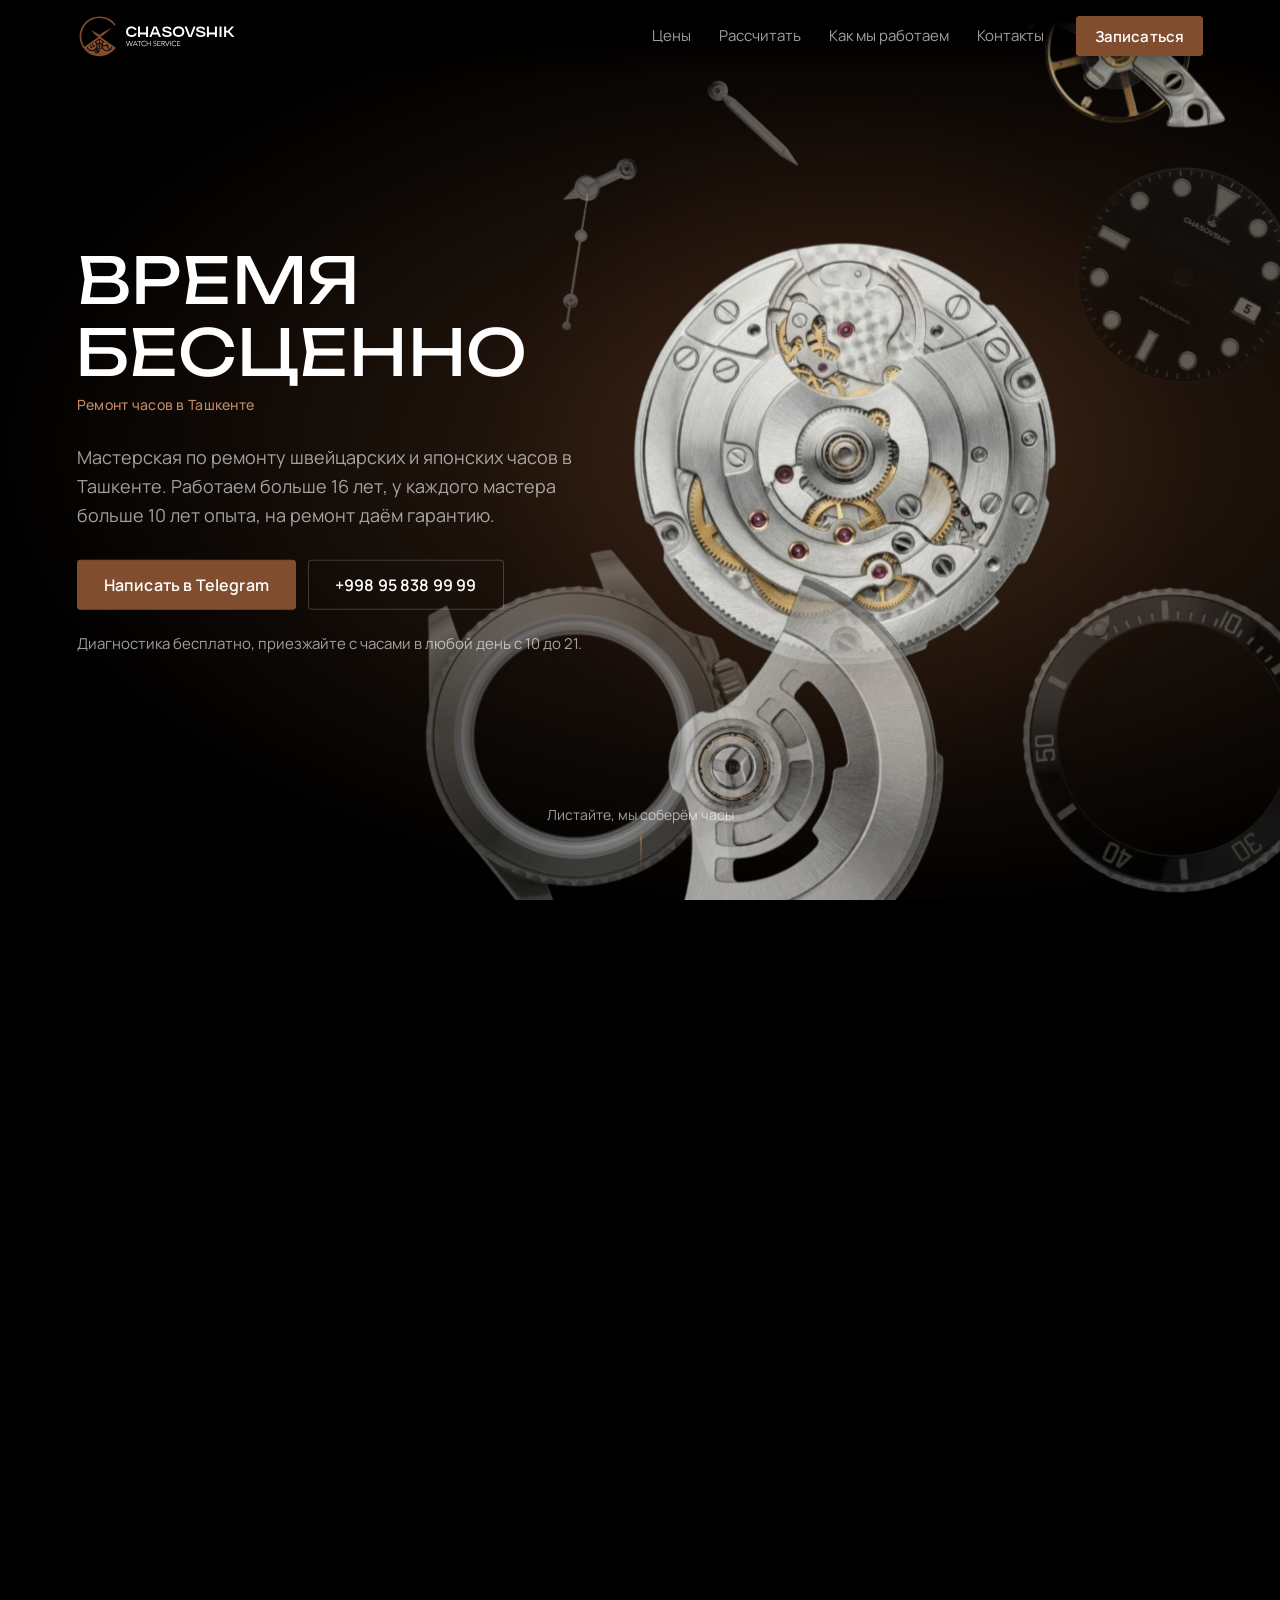
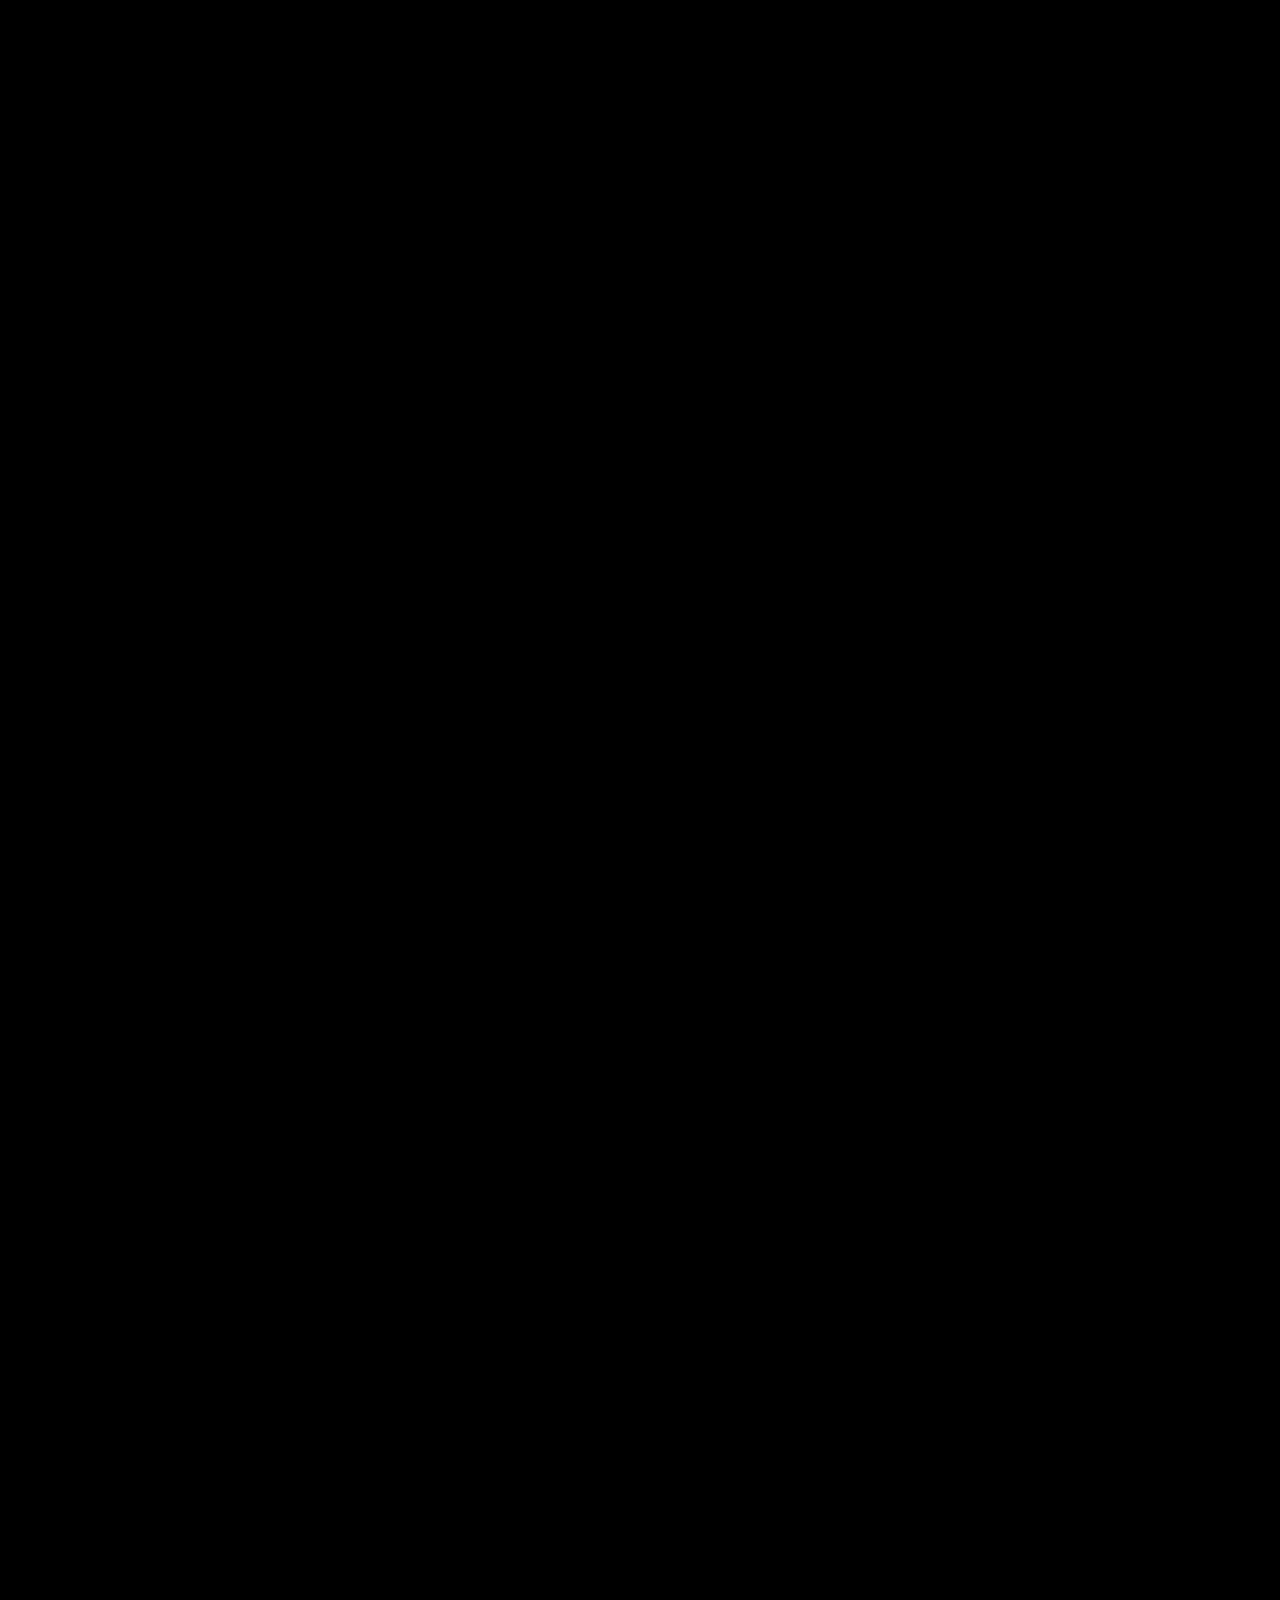
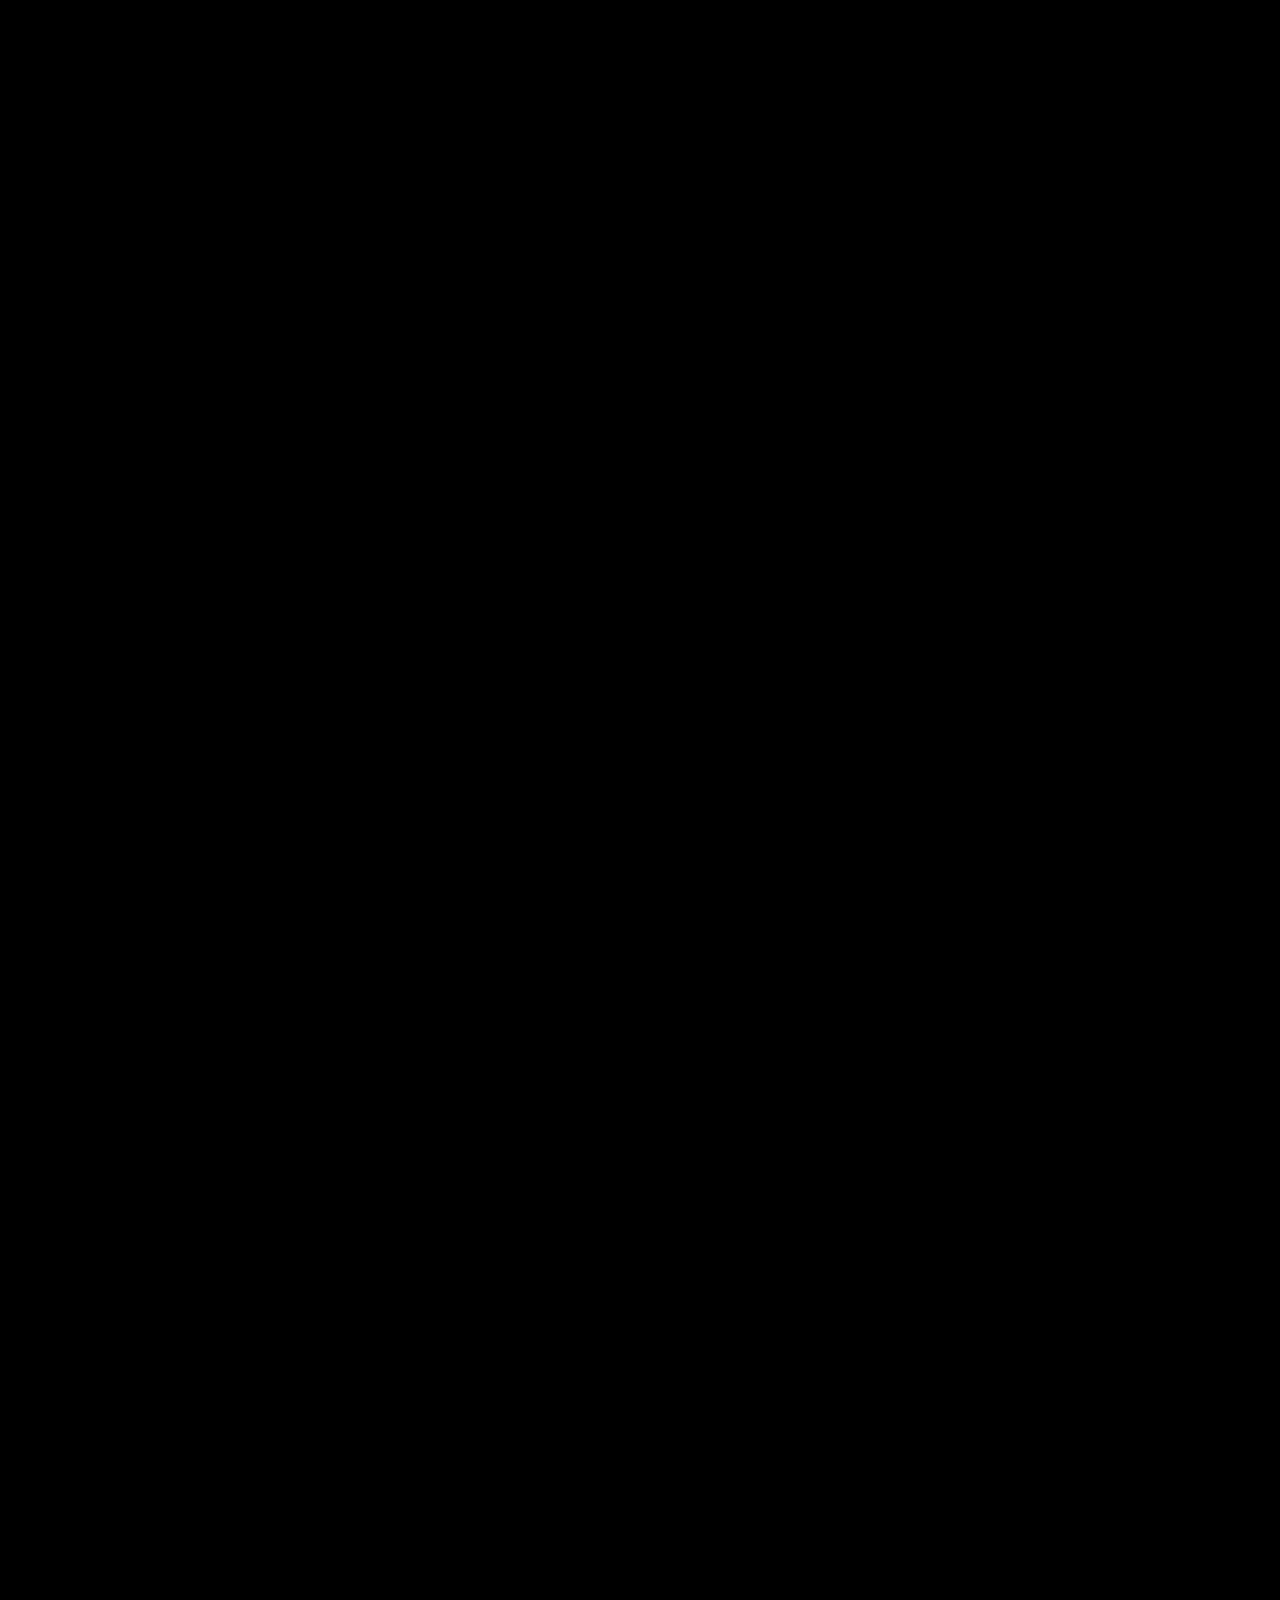
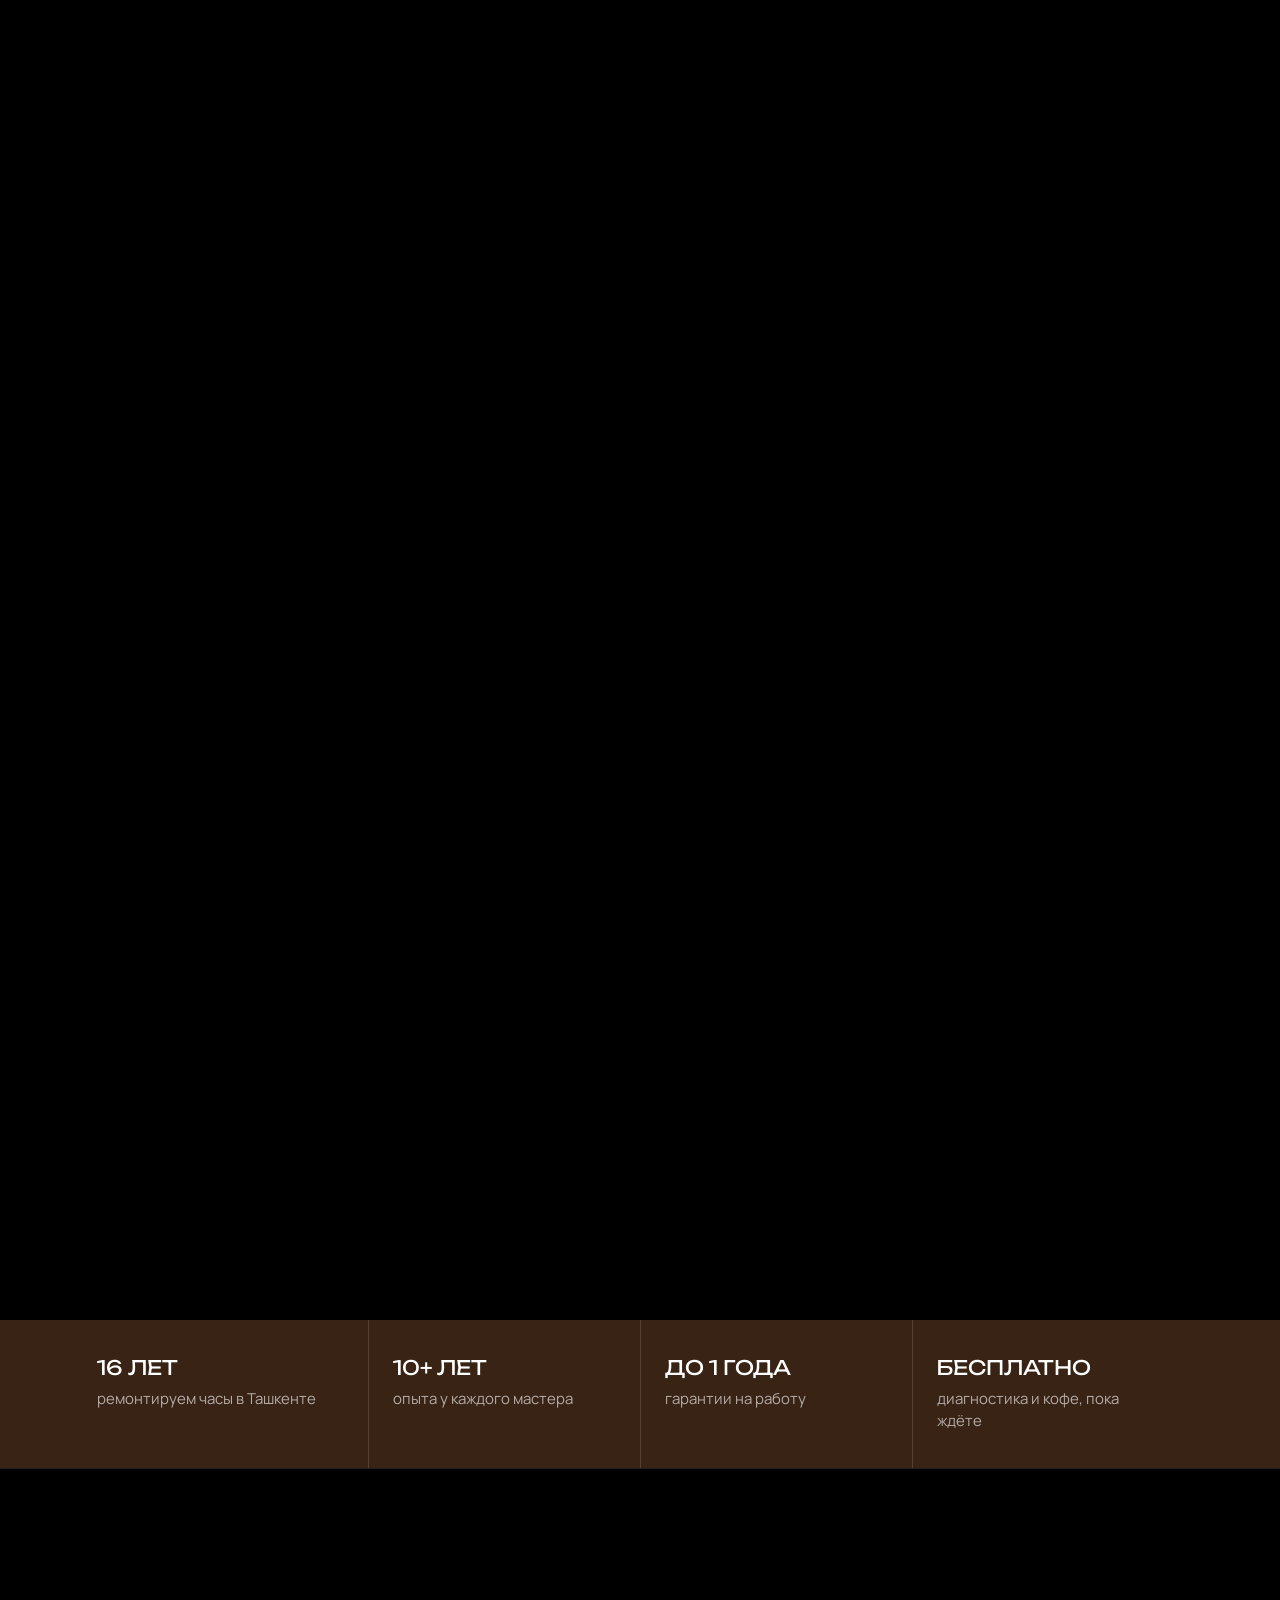
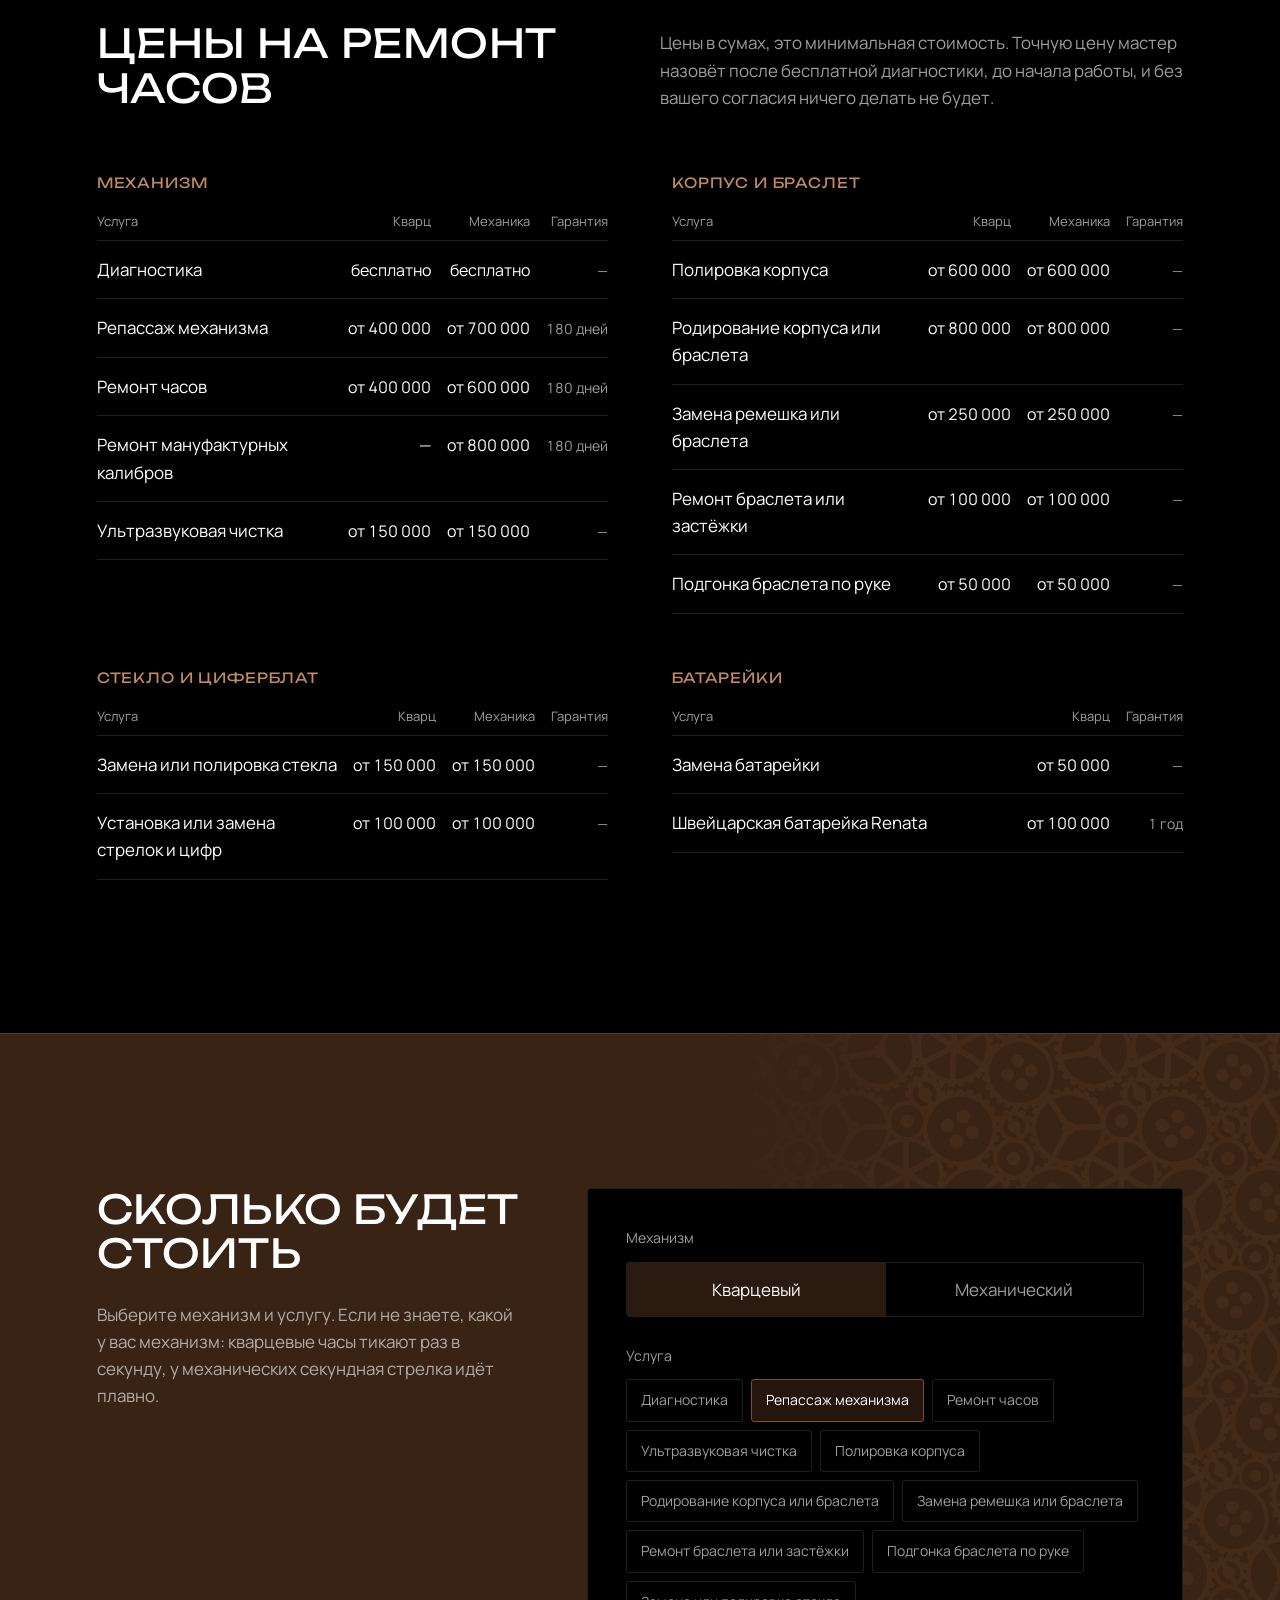
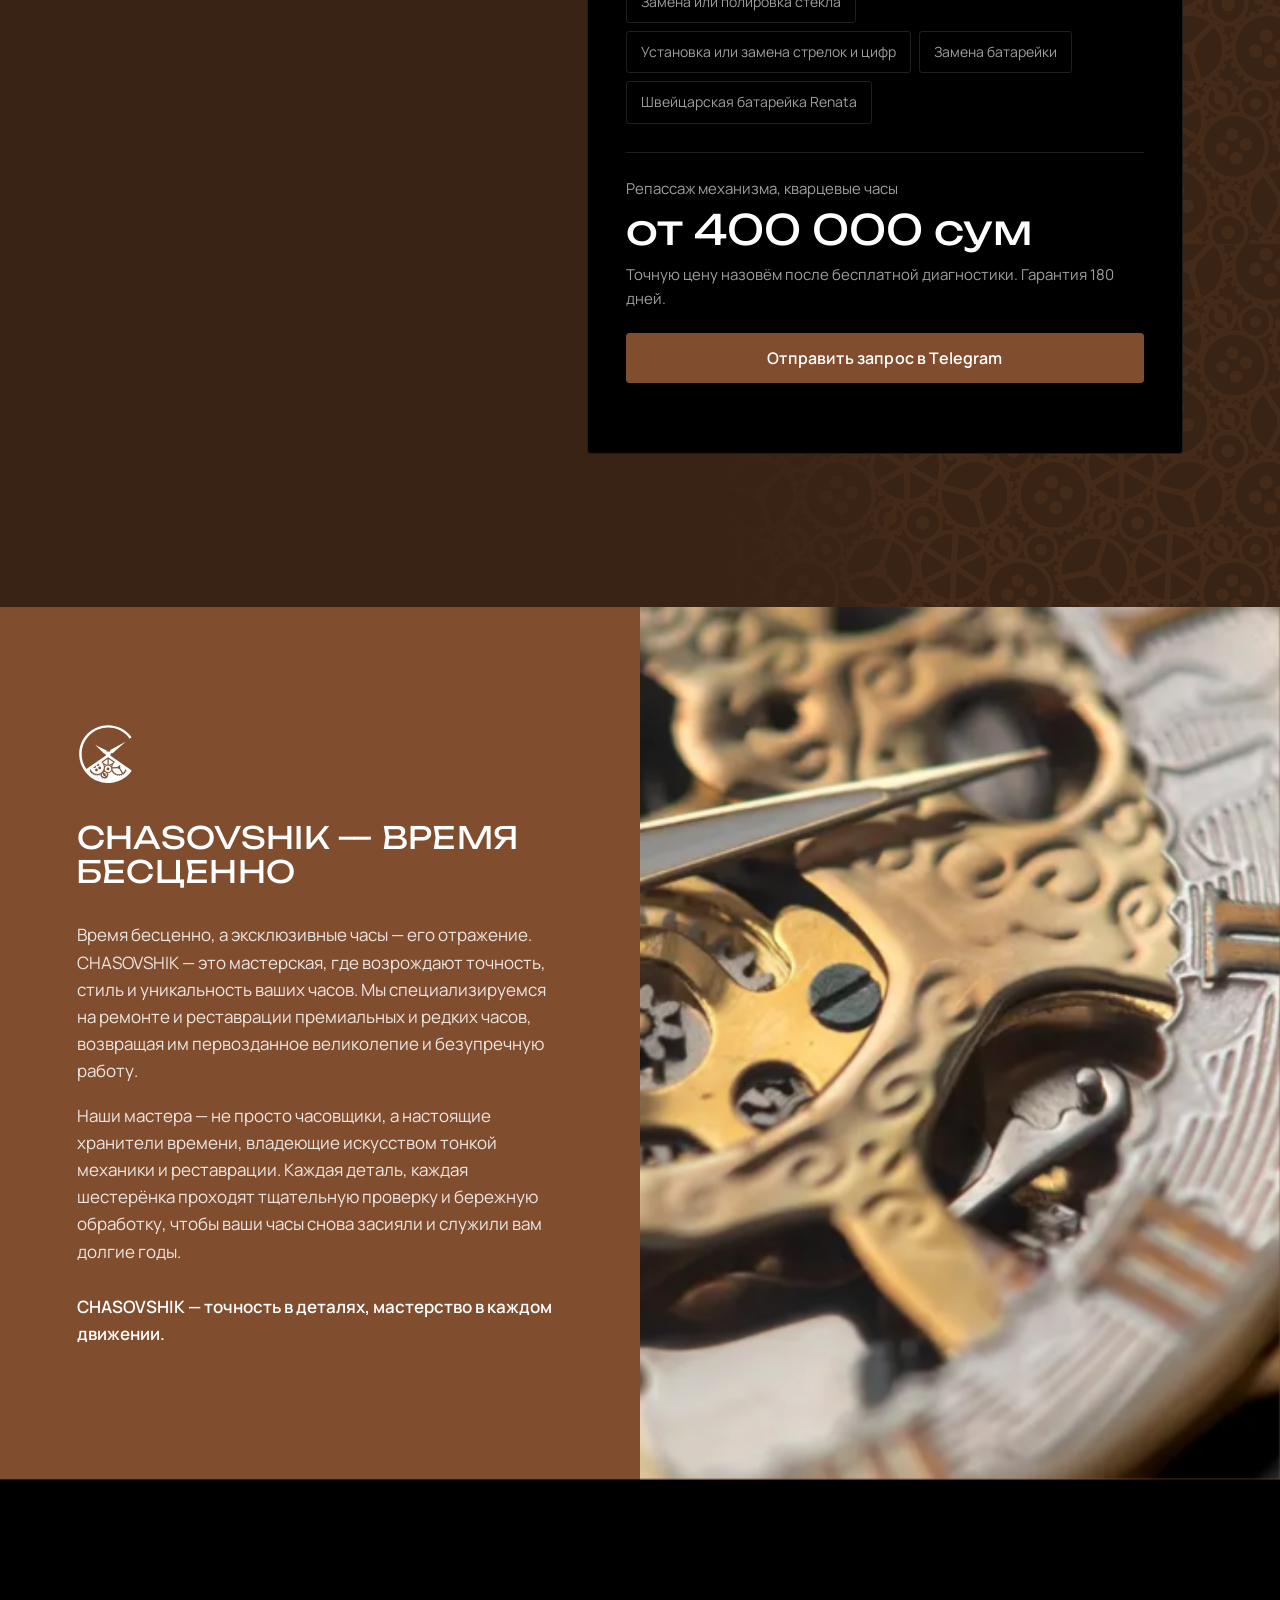
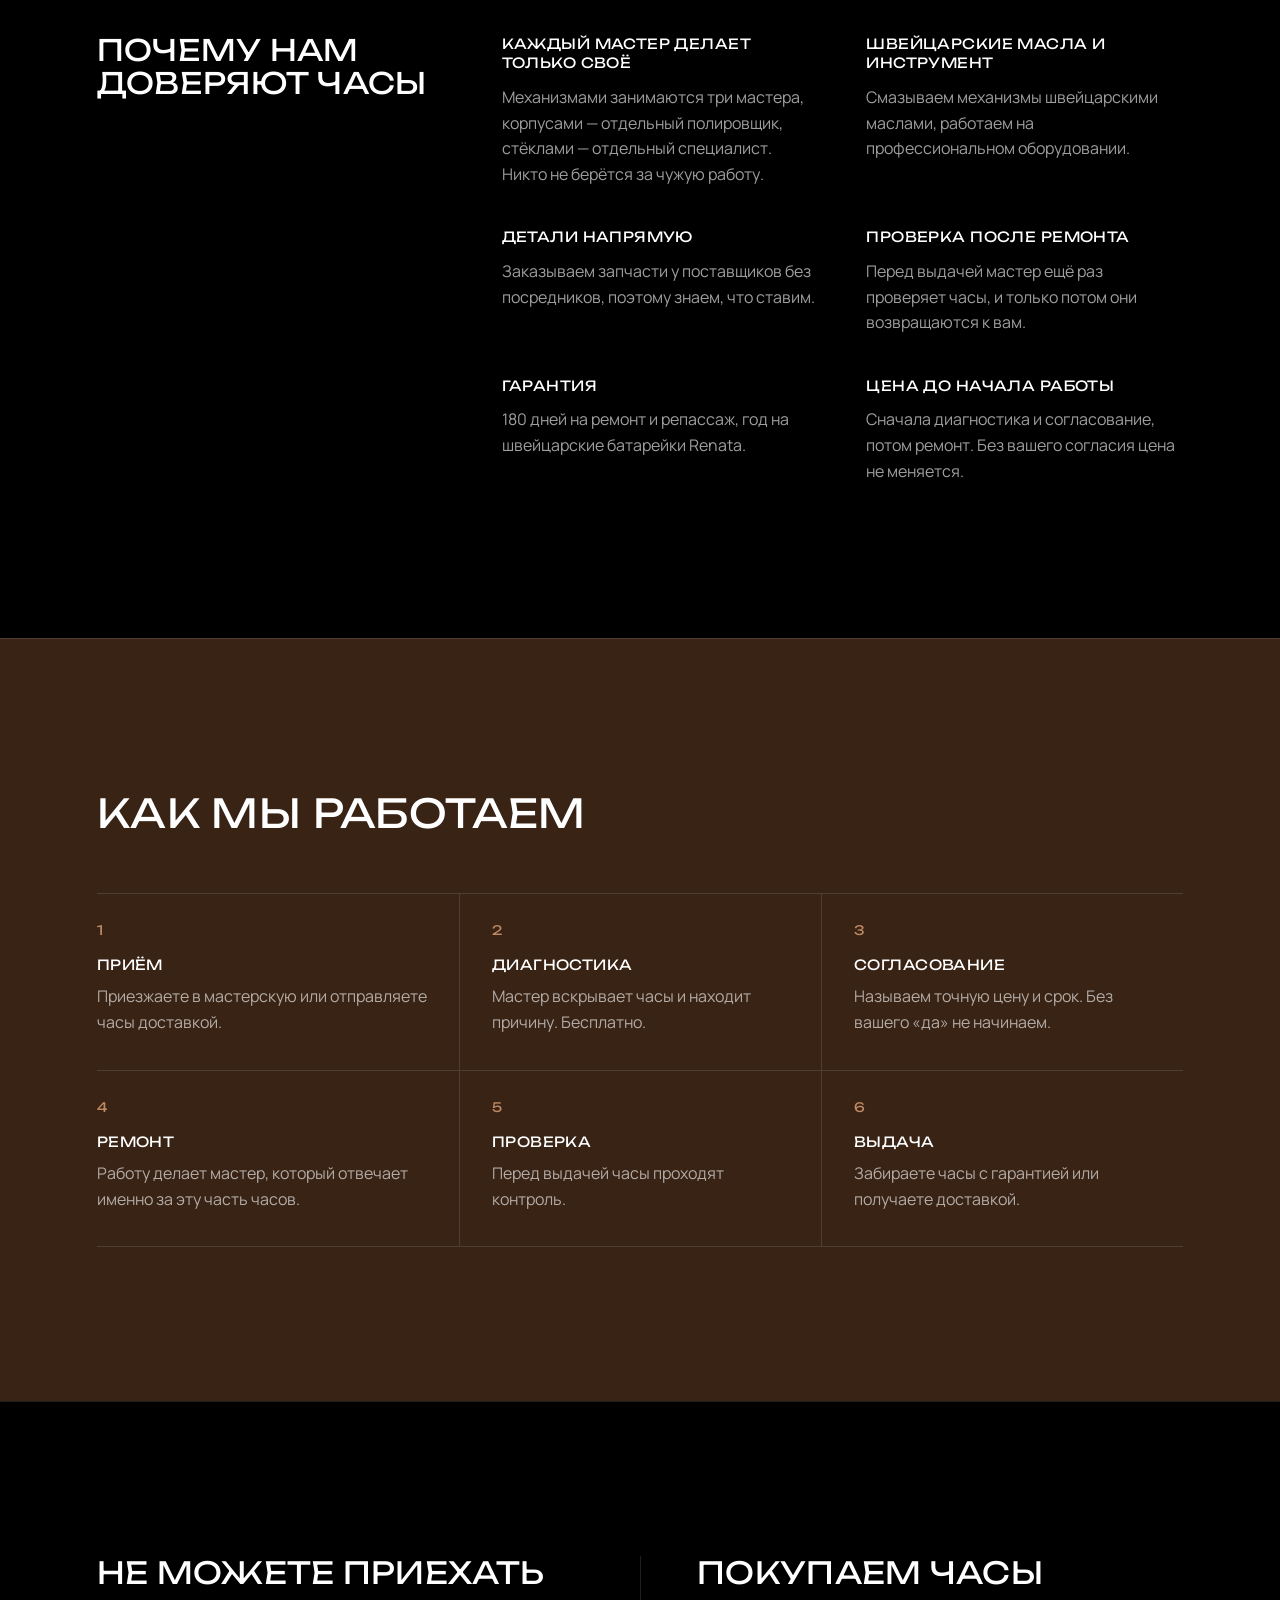
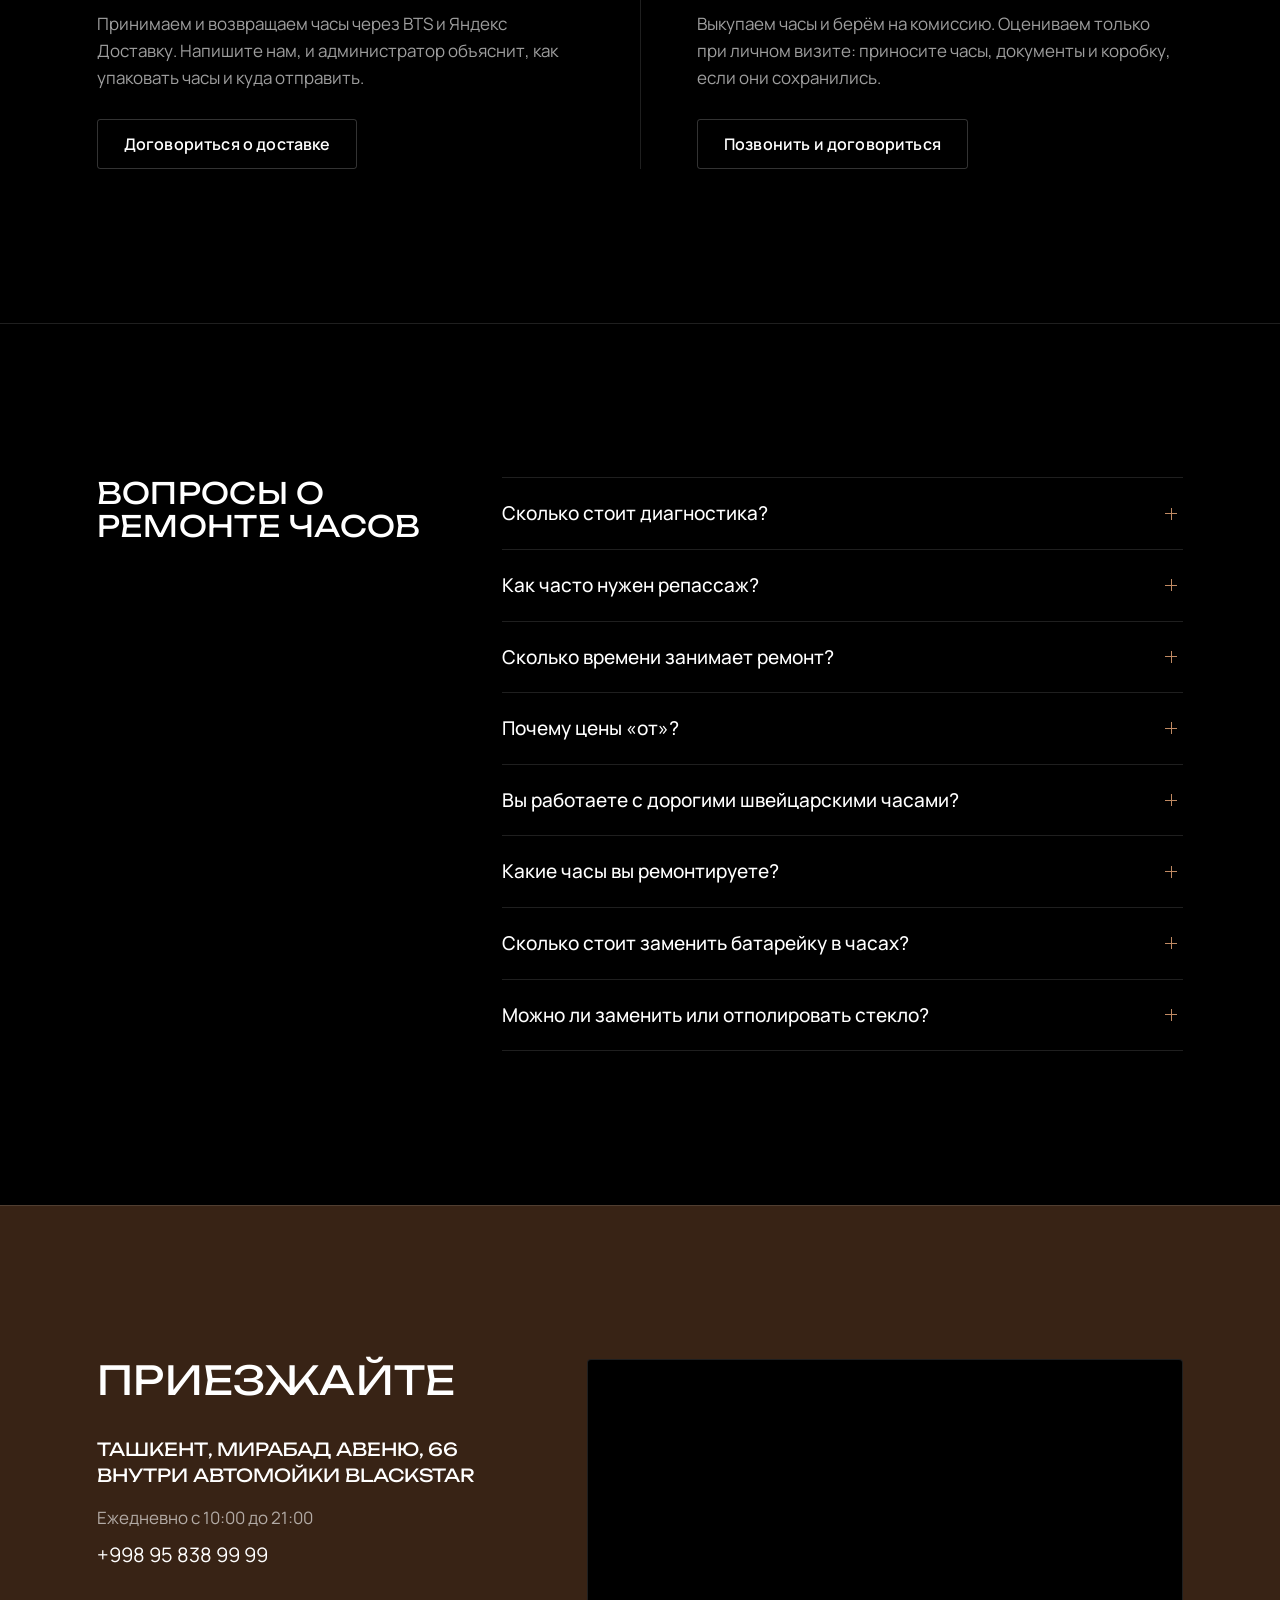
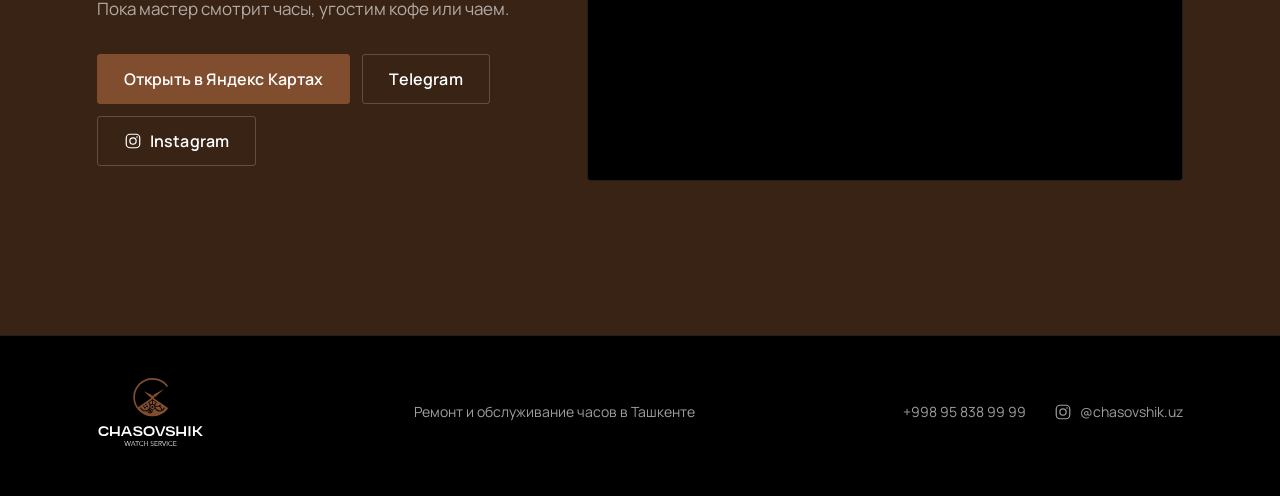
<file: index.html>
<!DOCTYPE html>
<html lang="ru">
<head>
<meta charset="utf-8">
<meta name="viewport" content="width=device-width, initial-scale=1, viewport-fit=cover">
<!-- Yandex.Metrika counter -->
<script type="text/javascript">
(function(m,e,t,r,i,k,a){
m[i]=m[i]||function(){(m[i].a=m[i].a||[]).push(arguments)};
m[i].l=1*new Date();
for (var j = 0; j < document.scripts.length; j++) {if (document.scripts[j].src === r) { return; }}
k=e.createElement(t),a=e.getElementsByTagName(t)[0],k.async=1,k.src=r,a.parentNode.insertBefore(k,a)
})(window, document,'script','https://mc.yandex.ru/metrika/tag.js?id=114705394', 'ym');

ym(114705394, 'init', {ssr:true, webvisor:true, clickmap:true, ecommerce:"dataLayer", referrer: document.referrer, url: location.href, accurateTrackBounce:true, trackLinks:true});
</script>
<!-- /Yandex.Metrika counter -->
<title>Ремонт часов в Ташкенте — часовая мастерская CHASOVSHIK</title>
<meta name="description" content="Ремонт швейцарских и японских часов в Ташкенте: репассаж, замена батарейки, стекла, браслета, полировка. Бесплатная диагностика, гарантия до года.">
<meta name="keywords" content="ремонт часов Ташкент, часовая мастерская Ташкент, часовщик Ташкент, репассаж часов, замена батарейки в часах, замена стекла часов, полировка часов, ремонт механических часов, ремонт Rolex Ташкент, soat ta'mirlash Toshkent">
<meta name="robots" content="index, follow, max-image-preview:large">
<link rel="canonical" href="https://chasovshik.uz/">
<meta name="theme-color" content="#000000">
<meta name="format-detection" content="telephone=yes">
<meta name="geo.region" content="UZ-TK">
<meta name="geo.placename" content="Ташкент">
<meta property="og:type" content="website">
<meta property="og:site_name" content="CHASOVSHIK">
<meta property="og:locale" content="ru_RU">
<meta property="og:url" content="https://chasovshik.uz/">
<meta property="og:title" content="Ремонт часов в Ташкенте — CHASOVSHIK">
<meta property="og:description" content="Репассаж, ремонт, полировка, замена стекла, стрелок, батареек и браслетов. Бесплатная диагностика, гарантия до года.">
<meta property="og:image" content="https://chasovshik.uz/assets/brand/og.jpg">
<meta property="og:image:width" content="1200">
<meta property="og:image:height" content="630">
<meta property="og:image:alt" content="Часы CHASOVSHIK крупным планом">
<meta name="twitter:card" content="summary_large_image">
<meta name="twitter:title" content="Ремонт часов в Ташкенте — CHASOVSHIK">
<meta name="twitter:description" content="Репассаж, полировка, замена стекла и батареек. Бесплатная диагностика.">
<meta name="twitter:image" content="https://chasovshik.uz/assets/brand/og.jpg">
<link rel="icon" href="assets/brand/favicon.svg" type="image/svg+xml">
<link rel="icon" href="assets/brand/favicon-32.png" sizes="32x32" type="image/png">
<link rel="apple-touch-icon" href="assets/brand/apple-touch-icon.png">
<link rel="preload" href="assets/fonts/unbounded-cyrillic-400-normal.woff2?v=2" as="font" type="font/woff2" crossorigin>
<link rel="preload" href="assets/fonts/manrope-cyrillic-400-normal.woff2?v=2" as="font" type="font/woff2" crossorigin>
<link rel="preload" as="image" href="assets/watch/case.avif" type="image/avif">
<link rel="preload" as="image" href="assets/watch/dial_black.avif" type="image/avif">
<style>
body.is-loading{overflow:hidden}
.loader{position:fixed;inset:0;z-index:100;background:#000;display:flex;flex-direction:column;align-items:center;justify-content:center;gap:14px;transition:opacity .6s ease,visibility .6s}
.loader.is-done{opacity:0;visibility:hidden}
.loader-bar{width:180px;height:1px;background:rgba(255,255,255,.14);overflow:hidden}
.loader-bar span{display:block;height:100%;width:0;background:#c08a63;transition:width .25s ease}
.loader-pct{margin:0;font:400 12px/1 system-ui,-apple-system,'Segoe UI',Arial,sans-serif;letter-spacing:.12em;color:rgba(255,255,255,.55);font-variant-numeric:tabular-nums}
</style>
<link rel="stylesheet" href="css/style.css?v=9">
<script type="application/ld+json">
{
 "@context": "https://schema.org",
 "@type": "LocalBusiness",
 "@id": "https://chasovshik.uz/#business",
 "name": "CHASOVSHIK — ремонт часов",
 "alternateName": [
  "CHASOVSHIK.UZ",
  "Часовщик"
 ],
 "description": "Часовая мастерская в Ташкенте: репассаж, ремонт механических и кварцевых часов, полировка, замена стекла, стрелок, батареек и браслетов. Бесплатная диагностика.",
 "url": "https://chasovshik.uz/",
 "image": "https://chasovshik.uz/assets/brand/og.jpg",
 "logo": "https://chasovshik.uz/assets/brand/logo-512.png",
 "telephone": "+998958389999",
 "priceRange": "50 000 – 800 000 UZS",
 "currenciesAccepted": "UZS",
 "address": {
  "@type": "PostalAddress",
  "streetAddress": "Мирабад Авеню, 66 (автомойка Blackstar)",
  "addressLocality": "Ташкент",
  "addressRegion": "Мирабадский район",
  "addressCountry": "UZ"
 },
 "areaServed": {
  "@type": "City",
  "name": "Ташкент"
 },
 "openingHoursSpecification": [
  {
   "@type": "OpeningHoursSpecification",
   "dayOfWeek": [
    "Monday",
    "Tuesday",
    "Wednesday",
    "Thursday",
    "Friday",
    "Saturday",
    "Sunday"
   ],
   "opens": "10:00",
   "closes": "21:00"
  }
 ],
 "hasMap": "https://yandex.uz/maps/org/chasovshik_uz/70462933949/",
 "sameAs": [
  "https://www.instagram.com/chasovshik.uz/",
  "https://yandex.uz/maps/org/chasovshik_uz/70462933949/",
  "https://t.me/chasovshikuz_mirobod"
 ],
 "hasOfferCatalog": {
  "@type": "OfferCatalog",
  "name": "Услуги по ремонту часов",
  "itemListElement": [
   {
    "@type": "Offer",
    "itemOffered": {
     "@type": "Service",
     "name": "Диагностика"
    },
    "priceCurrency": "UZS",
    "price": "0"
   },
   {
    "@type": "Offer",
    "itemOffered": {
     "@type": "Service",
     "name": "Репассаж механизма"
    },
    "priceCurrency": "UZS",
    "priceSpecification": {
     "@type": "PriceSpecification",
     "minPrice": 400000,
     "priceCurrency": "UZS"
    }
   },
   {
    "@type": "Offer",
    "itemOffered": {
     "@type": "Service",
     "name": "Ремонт часов"
    },
    "priceCurrency": "UZS",
    "priceSpecification": {
     "@type": "PriceSpecification",
     "minPrice": 400000,
     "priceCurrency": "UZS"
    }
   },
   {
    "@type": "Offer",
    "itemOffered": {
     "@type": "Service",
     "name": "Ремонт мануфактурных калибров"
    },
    "priceCurrency": "UZS",
    "priceSpecification": {
     "@type": "PriceSpecification",
     "minPrice": 800000,
     "priceCurrency": "UZS"
    }
   },
   {
    "@type": "Offer",
    "itemOffered": {
     "@type": "Service",
     "name": "Ультразвуковая чистка"
    },
    "priceCurrency": "UZS",
    "priceSpecification": {
     "@type": "PriceSpecification",
     "minPrice": 150000,
     "priceCurrency": "UZS"
    }
   },
   {
    "@type": "Offer",
    "itemOffered": {
     "@type": "Service",
     "name": "Полировка корпуса"
    },
    "priceCurrency": "UZS",
    "priceSpecification": {
     "@type": "PriceSpecification",
     "minPrice": 600000,
     "priceCurrency": "UZS"
    }
   },
   {
    "@type": "Offer",
    "itemOffered": {
     "@type": "Service",
     "name": "Родирование корпуса или браслета"
    },
    "priceCurrency": "UZS",
    "priceSpecification": {
     "@type": "PriceSpecification",
     "minPrice": 800000,
     "priceCurrency": "UZS"
    }
   },
   {
    "@type": "Offer",
    "itemOffered": {
     "@type": "Service",
     "name": "Замена ремешка или браслета"
    },
    "priceCurrency": "UZS",
    "priceSpecification": {
     "@type": "PriceSpecification",
     "minPrice": 250000,
     "priceCurrency": "UZS"
    }
   },
   {
    "@type": "Offer",
    "itemOffered": {
     "@type": "Service",
     "name": "Ремонт браслета или застёжки"
    },
    "priceCurrency": "UZS",
    "priceSpecification": {
     "@type": "PriceSpecification",
     "minPrice": 100000,
     "priceCurrency": "UZS"
    }
   },
   {
    "@type": "Offer",
    "itemOffered": {
     "@type": "Service",
     "name": "Подгонка браслета по руке"
    },
    "priceCurrency": "UZS",
    "priceSpecification": {
     "@type": "PriceSpecification",
     "minPrice": 50000,
     "priceCurrency": "UZS"
    }
   },
   {
    "@type": "Offer",
    "itemOffered": {
     "@type": "Service",
     "name": "Замена или полировка стекла"
    },
    "priceCurrency": "UZS",
    "priceSpecification": {
     "@type": "PriceSpecification",
     "minPrice": 150000,
     "priceCurrency": "UZS"
    }
   },
   {
    "@type": "Offer",
    "itemOffered": {
     "@type": "Service",
     "name": "Установка или замена стрелок и цифр"
    },
    "priceCurrency": "UZS",
    "priceSpecification": {
     "@type": "PriceSpecification",
     "minPrice": 100000,
     "priceCurrency": "UZS"
    }
   },
   {
    "@type": "Offer",
    "itemOffered": {
     "@type": "Service",
     "name": "Замена батарейки"
    },
    "priceCurrency": "UZS",
    "priceSpecification": {
     "@type": "PriceSpecification",
     "minPrice": 50000,
     "priceCurrency": "UZS"
    }
   },
   {
    "@type": "Offer",
    "itemOffered": {
     "@type": "Service",
     "name": "Швейцарская батарейка Renata"
    },
    "priceCurrency": "UZS",
    "priceSpecification": {
     "@type": "PriceSpecification",
     "minPrice": 100000,
     "priceCurrency": "UZS"
    }
   }
  ]
 }
}
</script>
<script type="application/ld+json">
{
 "@context": "https://schema.org",
 "@type": "FAQPage",
 "mainEntity": [
  {
   "@type": "Question",
   "name": "Сколько стоит диагностика?",
   "acceptedAnswer": {
    "@type": "Answer",
    "text": "Нисколько. Если откажетесь от ремонта, отдадим часы без оплаты."
   }
  },
  {
   "@type": "Question",
   "name": "Как часто нужен репассаж?",
   "acceptedAnswer": {
    "@type": "Answer",
    "text": "Механическим часам — раз в 3–5 лет, даже если они идут. Масла со временем густеют, и детали механизма начинают изнашиваться."
   }
  },
  {
   "@type": "Question",
   "name": "Сколько времени занимает ремонт?",
   "acceptedAnswer": {
    "@type": "Answer",
    "text": "Батарейку и браслет обычно меняем, пока вы ждёте. Срок полировки, репассажа и ремонта механизма мастер назовёт после диагностики: он зависит от состояния часов и деталей."
   }
  },
  {
   "@type": "Question",
   "name": "Почему цены «от»?",
   "acceptedAnswer": {
    "@type": "Answer",
    "text": "Стоимость зависит от калибра, состояния и деталей. Минимальную цену видно на сайте, точную называем после диагностики, до начала работы."
   }
  },
  {
   "@type": "Question",
   "name": "Вы работаете с дорогими швейцарскими часами?",
   "acceptedAnswer": {
    "@type": "Answer",
    "text": "Да, это основная часть нашей работы, включая мануфактурные калибры."
   }
  },
  {
   "@type": "Question",
   "name": "Какие часы вы ремонтируете?",
   "acceptedAnswer": {
    "@type": "Answer",
    "text": "Швейцарские и японские, механические и кварцевые: Rolex, Omega, TAG Heuer, Longines, Tissot, Breitling, Cartier, Seiko, Citizen, Casio и другие марки."
   }
  },
  {
   "@type": "Question",
   "name": "Сколько стоит заменить батарейку в часах?",
   "acceptedAnswer": {
    "@type": "Answer",
    "text": "Обычная батарейка с установкой — от 50 000 сум. Швейцарская Renata — от 100 000 сум, с гарантией 1 год. Меняем, пока вы ждёте."
   }
  },
  {
   "@type": "Question",
   "name": "Можно ли заменить или отполировать стекло?",
   "acceptedAnswer": {
    "@type": "Answer",
    "text": "Да, от 150 000 сум. Минеральные и сапфировые стёкла меняет отдельный мастер, который занимается только стёклами."
   }
  }
 ]
}
</script>
</head>
<body class="is-loading">
<noscript><div><img src="https://mc.yandex.ru/watch/114705394" style="position:absolute; left:-9999px;" alt="" /></div></noscript>
<svg xmlns="http://www.w3.org/2000/svg" width="0" height="0" style="position:absolute;overflow:hidden" aria-hidden="true">
<symbol id="logo-h" viewBox="558 126 266 73"><path class="lg-mark" fill-rule="evenodd" d="M 570.47 180.22L592.82 164.66C592.49 164.17 592.32 163.59 592.32 163.00C592.32 162.85 592.33 162.69 592.35 162.55L592.14 162.41L590.94 162.77L580.63 152.73L593.59 158.98L593.66 160.24L593.86 160.39C594.30 160.14 594.79 160.02 595.29 160.02C595.80 160.02 596.29 160.14 596.73 160.39L597.73 159.68L597.80 158.42L615.27 148.96L615.32 149.03L600.45 162.21L599.24 161.84L598.24 162.55C598.26 162.69 598.27 162.85 598.27 163.00C598.27 163.59 598.10 164.17 597.77 164.66L621.46 181.15L621.50 181.18L621.55 181.22C621.76 181.41 621.89 181.65 621.93 181.93C621.99 182.27 621.91 182.58 621.70 182.86C620.21 184.85 618.48 186.64 616.59 188.26L616.45 188.38C616.10 188.67 615.75 188.96 615.38 189.23C609.95 193.40 603.41 195.77 596.57 196.02L596.30 196.03L596.05 196.03L595.91 196.04L595.62 196.04C595.51 196.04 595.40 196.04 595.29 196.04C595.17 196.04 595.04 196.04 594.91 196.04L594.82 196.04C594.70 196.04 594.58 196.03 594.46 196.03L594.08 196.02L593.97 196.02C593.86 196.01 593.75 196.01 593.64 196.00L593.26 195.98L593.09 195.97L592.84 195.95L592.61 195.94L592.46 195.92C592.21 195.90 591.95 195.88 591.70 195.85L591.68 195.85C584.19 195.05 577.25 191.68 571.93 186.37C565.71 180.15 562.25 171.79 562.25 163.00C562.25 154.21 565.71 145.85 571.93 139.63C578.14 133.41 586.50 129.95 595.29 129.95C600.84 129.95 606.29 131.35 611.15 134.01C615.17 136.21 618.69 139.22 621.48 142.85C621.70 143.14 621.91 143.43 622.12 143.72L622.18 143.80L619.88 145.44L619.85 145.40C619.60 145.06 619.35 144.71 619.08 144.37C616.56 141.14 613.40 138.46 609.80 136.49C605.35 134.06 600.36 132.79 595.29 132.79C587.25 132.79 579.62 135.95 573.93 141.64C568.25 147.32 565.08 154.96 565.08 163.00C565.08 169.17 566.94 175.15 570.47 180.22ZM 574.30 181.18L575.42 180.39C575.80 181.60 576.46 182.67 577.33 183.54C578.72 184.93 580.64 185.79 582.76 185.79C584.87 185.79 586.80 184.93 588.18 183.54C589.57 182.15 590.43 180.23 590.43 178.11C590.43 176 589.57 174.08 588.18 172.69C587.95 172.45 587.70 172.24 587.44 172.03L595.29 166.57L603.21 172.07C602.77 172.39 602.37 172.75 602.00 173.14C600.81 174.44 600.07 176.16 600 178.03L606.17 177.76C606.39 177.17 606.94 176.75 607.60 176.72C607.62 176.72 607.64 176.72 607.66 176.72L608.25 175.58L609.39 176.38L608.91 177.31C609.12 177.57 609.26 177.89 609.27 178.25C609.28 178.57 609.21 178.87 609.06 179.12L612.41 184.36C612.74 184.10 613.05 183.82 613.33 183.50C614.15 182.61 614.75 181.53 615.08 180.34L616.05 181.01L615.98 181.02C615.91 181.21 615.84 181.40 615.77 181.58L616.40 182.14L615.82 183.27L614.99 183.07C614.88 183.24 614.77 183.41 614.65 183.57L615.11 184.27L614.26 185.21L613.51 184.81C613.36 184.94 613.21 185.07 613.05 185.19L613.32 186.00L612.78 186.34L612.25 186.68L611.64 186.10C611.46 186.19 611.28 186.28 611.09 186.35L611.14 187.20L610.54 187.39L609.93 187.58L609.49 186.86C609.29 186.91 609.10 186.94 608.90 186.97L608.73 187.80L607.46 187.85L607.21 187.04C607.01 187.03 606.82 187.01 606.62 186.99L606.24 187.75L605.62 187.61L605.00 187.47L604.97 186.63C604.78 186.57 604.59 186.50 604.41 186.42L603.85 187.05L603.28 186.76L602.72 186.47L602.91 185.64C602.75 185.54 602.58 185.42 602.42 185.30L601.71 185.77L601.25 185.34L600.78 184.91L601.18 184.17C601.05 184.02 600.92 183.87 600.80 183.71L599.99 183.97L599.65 183.44L599.31 182.91L599.89 182.29C599.81 182.13 599.73 181.97 599.66 181.80C599.42 182.39 599.06 182.92 598.62 183.36C597.75 184.23 596.54 184.77 595.21 184.77C594.98 184.77 594.75 184.76 594.53 184.73C594.60 184.86 594.66 185.00 594.72 185.14L595.61 185.25L595.78 186.50L594.95 186.84C594.94 186.95 594.92 187.05 594.91 187.16L595.63 187.70L595.39 188.28L595.15 188.87L594.26 188.75C594.23 188.79 594.19 188.83 594.16 188.87C594.13 188.92 594.10 188.96 594.06 189.00L594.42 189.83L593.92 190.21L593.42 190.60L592.71 190.05C592.61 190.09 592.51 190.14 592.41 190.17L592.31 191.07L591.68 191.16L591.05 191.24L590.71 190.41C590.60 190.39 590.50 190.38 590.39 190.36L589.85 191.08L589.27 190.85L588.69 190.61L588.81 189.71C588.76 189.68 588.72 189.65 588.68 189.62C588.64 189.58 588.59 189.55 588.55 189.52L587.73 189.88L587.34 189.37L586.95 188.87L587.50 188.17C587.46 188.07 587.42 187.97 587.38 187.87L586.48 187.76L586.40 187.14L586.32 186.51L587.15 186.17C587.16 185.98 587.19 185.79 587.24 185.61C586.79 185.88 586.32 186.11 585.82 186.30L585.83 187.14L585.22 187.30L584.60 187.46L584.19 186.73C584 186.76 583.80 186.79 583.60 186.81L583.39 187.62L582.12 187.62L581.91 186.81C581.71 186.79 581.51 186.76 581.32 186.73L580.91 187.46L580.30 187.30L579.68 187.14L579.69 186.30C579.50 186.22 579.32 186.15 579.14 186.07L578.55 186.67L578.00 186.35L577.45 186.03L577.68 185.22C577.52 185.10 577.36 184.98 577.21 184.85L576.48 185.29L576.03 184.84L575.58 184.39L576.01 183.66C575.89 183.51 575.76 183.35 575.65 183.19L574.83 183.42L574.52 182.87L574.20 182.32L574.81 181.73C574.72 181.55 574.65 181.37 574.58 181.18ZM 578.51 178.25L581.14 176.42C581.40 176.79 581.50 177.27 581.37 177.74C581.14 178.60 580.26 179.11 579.41 178.88C579.03 178.78 578.72 178.55 578.51 178.25ZM 582.05 175.78L584.62 174C585.05 174.39 585.25 175 585.09 175.60C584.86 176.45 583.98 176.96 583.13 176.73C582.62 176.60 582.24 176.23 582.05 175.78ZM 589.90 183.89L590.71 184.94C590.75 184.93 590.79 184.92 590.83 184.91C591.71 184.80 592.52 185.41 592.64 186.29C592.68 186.62 592.62 186.95 592.48 187.23L593.29 188.28C593.30 188.26 593.31 188.25 593.32 188.23C593.76 187.65 593.98 186.90 593.88 186.12C593.77 185.34 593.36 184.67 592.78 184.23C592.19 183.79 591.44 183.57 590.66 183.67C590.39 183.71 590.14 183.79 589.90 183.89ZM 589.62 185.78L588.81 184.73C588.80 184.75 588.79 184.76 588.78 184.78C588.33 185.36 588.11 186.11 588.22 186.89C588.33 187.67 588.74 188.33 589.32 188.78C589.90 189.22 590.65 189.44 591.43 189.33C591.70 189.30 591.96 189.22 592.20 189.12L591.39 188.07C591.35 188.08 591.31 188.09 591.26 188.10C590.39 188.21 589.58 187.60 589.46 186.72C589.41 186.39 589.48 186.06 589.62 185.78ZM 591.18 182.59C591 182.32 590.84 182.02 590.72 181.71C590.57 182.04 590.39 182.37 590.20 182.69C590.30 182.66 590.41 182.64 590.52 182.63C590.75 182.60 590.96 182.58 591.18 182.59ZM 587.24 179.32C587.01 180.17 586.13 180.68 585.27 180.45C584.42 180.22 583.91 179.34 584.14 178.48C584.37 177.63 585.25 177.12 586.10 177.35C586.96 177.58 587.47 178.46 587.24 179.32ZM 581.55 182.60C580.70 182.37 580.19 181.49 580.42 180.63C580.65 179.78 581.53 179.27 582.39 179.5C583.24 179.73 583.75 180.60 583.52 181.46C583.29 182.32 582.41 182.83 581.55 182.60ZM 591.42 176.98C591.53 176.83 591.66 176.68 591.80 176.55C592.08 176.26 592.41 176.01 592.75 175.81C592.10 175.61 591.49 175.33 590.92 175.00C591.16 175.63 591.33 176.29 591.42 176.98ZM 594.22 168.92L589.41 172.37C589.66 172.72 589.59 172.58 589.90 172.89C591.14 174.12 592.79 174.94 594.64 175.10L594.64 169.16C594.64 169.06 594.58 168.98 594.5 168.92C594.41 168.87 594.30 168.86 594.22 168.92ZM 601.31 172.28L596.43 168.86C596.35 168.80 596.24 168.81 596.16 168.86C596.07 168.91 596.01 169 596.01 169.10L596.01 175.10C597.86 174.94 599.51 174.12 600.75 172.89C601.07 172.57 601.05 172.64 601.31 172.28ZM 597.75 175.85C598.06 176.05 598.35 176.28 598.62 176.55C598.76 176.69 598.91 176.85 599.03 177.02C599.13 176.35 599.31 175.71 599.55 175.10C598.98 175.42 598.38 175.67 597.75 175.85ZM 611.25 185.11L607.93 179.91C607.87 179.91 607.80 179.92 607.74 179.92C607.12 179.95 606.57 179.63 606.28 179.13L600.07 179.41C600.32 181.22 601.21 182.82 602.49 183.99C603.94 185.31 605.89 186.08 608.01 185.99C609.18 185.94 610.28 185.62 611.25 185.11ZM 595.21 181.56C594.32 181.56 593.60 180.84 593.60 179.95C593.60 179.07 594.32 178.35 595.21 178.35C596.10 178.35 596.82 179.07 596.82 179.95C596.82 180.84 596.10 181.56 595.21 181.56ZM 592.55 182.61C593.23 183.29 594.17 183.71 595.21 183.71C596.25 183.71 597.19 183.29 597.87 182.61C598.55 181.93 598.97 180.99 598.97 179.95C598.97 178.91 598.55 177.98 597.87 177.29C597.19 176.61 596.25 176.19 595.21 176.19C594.17 176.19 593.23 176.61 592.55 177.29C591.87 177.98 591.45 178.91 591.45 179.95C591.45 180.99 591.87 181.93 592.55 182.61 "/>
<path class="lg-word" fill-rule="nonzero" d="M 653.92 157.83L657.09 158.02C656.81 159.91 655.96 161.39 654.53 162.43C653.11 163.47 651.17 164 648.70 164C645.75 164 643.47 163.22 641.85 161.68C640.23 160.14 639.42 158.05 639.42 155.41C639.42 152.78 640.21 150.70 641.80 149.15C643.38 147.60 645.60 146.82 648.46 146.82C650.78 146.82 652.68 147.33 654.16 148.35C655.64 149.37 656.53 150.75 656.84 152.49L653.68 152.73C653.46 151.86 652.87 151.16 651.91 150.63C650.94 150.10 649.80 149.83 648.46 149.83C646.63 149.83 645.21 150.35 644.20 151.38C643.20 152.41 642.70 153.75 642.70 155.41C642.70 157.07 643.22 158.41 644.26 159.44C645.30 160.47 646.78 160.98 648.70 160.98C650.14 160.98 651.32 160.69 652.22 160.09C653.12 159.50 653.69 158.75 653.92 157.83 "/>
<path class="lg-word" fill-rule="nonzero" d="M 672.59 146.82L675.90 146.82L675.90 164L672.59 164L672.59 159.85L662.58 159.85L662.58 164L659.28 164L659.28 146.82L662.58 146.82L662.58 156.80L672.59 156.80ZM 672.59 146.82 "/>
<path class="lg-word" fill-rule="nonzero" d="M 693.82 164L692.96 161.85L692.96 161.85L691.13 157.27L690.44 155.57L690.30 155.19L690.29 155.19L687.59 148.44L684.91 155.14L684.89 155.19L684.05 157.27L684.05 157.27L682.71 160.64L681.36 164L678.07 164L685.11 146.82L690.17 146.82L697.21 164ZM 693.82 164 "/>
<path class="lg-word" fill-rule="nonzero" d="M 702.08 158.21C702.18 159.09 702.67 159.82 703.55 160.40C704.42 160.98 705.67 161.27 707.30 161.27C708.58 161.27 709.67 161.11 710.57 160.79C711.47 160.48 711.92 159.98 711.92 159.30C711.92 158.43 711.08 157.80 709.42 157.40L704.14 156.07C701.19 155.33 699.71 153.84 699.71 151.62C699.71 150.02 700.38 148.82 701.73 148.02C703.07 147.23 704.76 146.82 706.81 146.82C709.00 146.82 710.80 147.28 712.22 148.19C713.63 149.10 714.42 150.39 714.59 152.07L711.48 152.21C711.36 151.46 710.89 150.83 710.07 150.32C709.24 149.81 708.11 149.55 706.68 149.55C705.61 149.55 704.73 149.71 704.05 150.04C703.36 150.36 703.02 150.82 703.02 151.40C703.02 152.26 703.82 152.87 705.41 153.25L710.35 154.46C712.02 154.87 713.25 155.42 714.04 156.11C714.83 156.80 715.23 157.76 715.23 158.99C715.23 160.67 714.52 161.92 713.12 162.75C711.71 163.58 709.77 164 707.30 164C702.03 164 699.25 162.10 698.97 158.30ZM 702.08 158.21 "/>
<path class="lg-word" fill-rule="nonzero" d="M 719.55 161.67C717.89 160.12 717.05 158.03 717.05 155.41C717.05 152.78 717.89 150.70 719.55 149.15C721.22 147.60 723.55 146.82 726.55 146.82C729.55 146.82 731.88 147.60 733.55 149.15C735.23 150.70 736.07 152.78 736.07 155.41C736.07 158.03 735.23 160.12 733.55 161.67C731.88 163.22 729.55 164 726.55 164C723.55 164 721.22 163.22 719.55 161.67ZM 721.98 151.38C720.90 152.41 720.36 153.75 720.36 155.41C720.36 157.07 720.90 158.41 721.98 159.44C723.06 160.47 724.58 160.98 726.55 160.98C728.51 160.98 730.04 160.47 731.13 159.44C732.21 158.41 732.76 157.07 732.76 155.41C732.76 153.75 732.21 152.41 731.13 151.38C730.04 150.35 728.51 149.83 726.55 149.83C724.58 149.83 723.06 150.35 721.98 151.38 "/>
<path class="lg-word" fill-rule="nonzero" d="M 751.43 146.82L754.82 146.82L748.12 164L743.18 164L736.53 146.82L740.03 146.82L745.68 162.13ZM 751.43 146.82 "/>
<path class="lg-word" fill-rule="nonzero" d="M 794.47 164L794.47 146.82L797.77 146.82L797.77 164ZM 794.47 164 "/>
<path class="lg-word" fill-rule="nonzero" d="M 819.21 164L814.97 164L808.53 156.83L805.43 156.83L805.43 164L802.12 164L802.12 146.82L805.43 146.82L805.43 153.89L808.48 153.89L814.59 146.82L818.59 146.82L811.11 155.12ZM 819.21 164 "/>
<path class="lg-word" fill-rule="evenodd" d="M 681.96 156.80L693.67 156.80L693.67 159.85L681.96 159.85ZM 681.96 156.80 "/>
<path class="lg-word" fill-rule="nonzero" d="M 758.10 158.21C758.20 159.09 758.69 159.82 759.57 160.40C760.44 160.98 761.69 161.27 763.32 161.27C764.60 161.27 765.69 161.11 766.59 160.79C767.49 160.48 767.94 159.98 767.94 159.30C767.94 158.43 767.10 157.80 765.44 157.40L760.16 156.07C757.21 155.33 755.73 153.84 755.73 151.62C755.73 150.02 756.40 148.82 757.75 148.02C759.08 147.23 760.78 146.82 762.83 146.82C765.02 146.82 766.82 147.28 768.24 148.19C769.65 149.10 770.44 150.39 770.61 152.07L767.5 152.21C767.38 151.46 766.91 150.83 766.08 150.32C765.26 149.81 764.13 149.55 762.70 149.55C761.63 149.55 760.75 149.71 760.07 150.04C759.38 150.36 759.04 150.82 759.04 151.40C759.04 152.26 759.83 152.87 761.43 153.25L766.37 154.46C768.04 154.87 769.27 155.42 770.06 156.11C770.85 156.80 771.25 157.76 771.25 158.99C771.25 160.67 770.54 161.92 769.14 162.75C767.73 163.58 765.79 164 763.32 164C758.05 164 755.27 162.10 754.99 158.30ZM 758.10 158.21 "/>
<path class="lg-word" fill-rule="nonzero" d="M 786.83 146.82L790.13 146.82L790.13 164L786.83 164L786.83 159.85L776.82 159.85L776.82 164L773.51 164L773.51 146.82L776.82 146.82L776.82 156.80L786.83 156.80ZM 786.83 146.82 "/>
<path class="lg-sub" fill-rule="nonzero" d="M 640.31 170.78L642.37 177.94L642.39 177.94L644.48 170.78L645.49 170.78L647.57 177.94L647.60 177.94L649.63 170.78L650.53 170.78L648.07 179.11L647.08 179.11L644.98 171.96L644.96 171.96L642.87 179.11L641.87 179.11L639.42 170.78ZM 640.31 170.78 "/>
<path class="lg-sub" fill-rule="nonzero" d="M 652.42 176.92L651.51 179.11L650.58 179.11L654.19 170.78L655.01 170.78L658.58 179.11L657.64 179.11L656.73 176.92ZM 654.57 171.72L652.74 176.14L656.41 176.14ZM 654.57 171.72 "/>
<path class="lg-sub" fill-rule="nonzero" d="M 661.69 171.53L661.69 179.11L660.85 179.11L660.85 171.53L658.06 171.53L658.06 170.78L664.48 170.78L664.48 171.53ZM 661.69 171.53 "/>
<path class="lg-sub" fill-rule="nonzero" d="M 671.65 177.35L672.31 177.77C672.01 178.23 671.59 178.60 671.05 178.89C670.51 179.18 669.89 179.32 669.19 179.32C667.93 179.32 666.89 178.91 666.08 178.08C665.26 177.25 664.85 176.21 664.85 174.94C664.85 173.68 665.26 172.64 666.08 171.81C666.91 170.98 667.94 170.57 669.19 170.57C669.80 170.57 670.37 170.69 670.91 170.92C671.45 171.17 671.86 171.48 672.16 171.89L671.45 172.40C671.25 172.10 670.95 171.85 670.55 171.63C670.14 171.42 669.69 171.31 669.20 171.31C668.16 171.31 667.32 171.66 666.69 172.37C666.05 173.07 665.74 173.93 665.74 174.94C665.74 175.96 666.06 176.82 666.69 177.52C667.33 178.23 668.16 178.58 669.20 178.58C670.28 178.58 671.10 178.17 671.65 177.35 "/>
<path class="lg-sub" fill-rule="nonzero" d="M 673.68 179.11L673.68 170.78L674.53 170.78L674.53 174.39L679.07 174.39L679.07 170.78L679.92 170.78L679.92 179.11L679.07 179.11L679.07 175.17L674.53 175.17L674.53 179.11ZM 673.68 179.11 "/>
<path class="lg-sub" fill-rule="nonzero" d="M 689.70 171.58L689.03 172.12C688.64 171.56 688.06 171.28 687.31 171.28C686.85 171.28 686.44 171.42 686.07 171.70C685.71 171.97 685.53 172.35 685.53 172.85C685.53 173.05 685.57 173.24 685.64 173.40C685.72 173.57 685.80 173.70 685.89 173.79C685.97 173.89 686.12 173.98 686.32 174.08C686.51 174.19 686.67 174.26 686.79 174.30C686.90 174.33 687.08 174.40 687.35 174.49C687.61 174.57 687.79 174.63 687.87 174.66C687.95 174.68 688.11 174.75 688.34 174.84C688.57 174.93 688.73 175.01 688.82 175.08C688.91 175.15 689.04 175.25 689.20 175.38C689.36 175.51 689.47 175.65 689.54 175.78C689.61 175.91 689.67 176.08 689.73 176.28C689.79 176.47 689.82 176.69 689.82 176.92C689.82 177.70 689.55 178.29 689.00 178.71C688.46 179.12 687.83 179.32 687.10 179.32C686.57 179.32 686.08 179.22 685.61 179.00C685.14 178.79 684.76 178.49 684.48 178.08L685.20 177.55C685.40 177.86 685.66 178.11 685.99 178.30C686.32 178.5 686.69 178.59 687.11 178.59C687.59 178.59 688.01 178.45 688.39 178.16C688.77 177.88 688.96 177.48 688.96 176.98C688.96 176.75 688.92 176.55 688.83 176.37C688.75 176.20 688.66 176.05 688.56 175.94C688.46 175.83 688.30 175.73 688.08 175.62C687.87 175.51 687.69 175.44 687.55 175.39C687.41 175.35 687.20 175.28 686.92 175.19C686.59 175.09 686.32 174.99 686.09 174.89C685.87 174.78 685.64 174.65 685.41 174.48C685.17 174.30 684.99 174.08 684.87 173.81C684.75 173.54 684.69 173.22 684.69 172.86C684.69 172.35 684.82 171.92 685.10 171.56C685.38 171.21 685.71 170.95 686.10 170.80C686.49 170.64 686.91 170.57 687.35 170.57C687.87 170.57 688.34 170.66 688.76 170.85C689.17 171.05 689.49 171.29 689.70 171.58 "/>
<path class="lg-sub" fill-rule="nonzero" d="M 692.39 175.14L692.39 178.36L696.85 178.36L696.85 179.11L691.55 179.11L691.55 170.78L696.71 170.78L696.71 171.53L692.39 171.53L692.39 174.41L696.43 174.41L696.43 175.14ZM 692.39 175.14 "/>
<path class="lg-sub" fill-rule="nonzero" d="M 699.28 175.21L699.28 179.11L698.43 179.11L698.43 170.78L700.88 170.78C701.76 170.78 702.45 170.96 702.96 171.32C703.47 171.67 703.73 172.23 703.73 173.00C703.73 173.61 703.53 174.10 703.13 174.48C702.74 174.85 702.22 175.07 701.60 175.14L704.03 179.11L703 179.11L700.69 175.21ZM 699.28 171.51L699.28 174.49L700.75 174.49C701.43 174.49 701.96 174.36 702.33 174.11C702.69 173.86 702.88 173.49 702.88 173.00C702.88 172.01 702.18 171.51 700.78 171.51ZM 699.28 171.51 "/>
<path class="lg-sub" fill-rule="nonzero" d="M 705.10 170.78L707.81 178.01L707.83 178.01L710.54 170.78L711.44 170.78L708.26 179.11L707.36 179.11L704.18 170.78ZM 705.10 170.78 "/>
<path class="lg-sub" fill-rule="nonzero" d="M 713.35 170.78L713.35 179.11L712.50 179.11L712.50 170.78ZM 713.35 170.78 "/>
<path class="lg-sub" fill-rule="nonzero" d="M 721.83 177.35L722.5 177.77C722.19 178.23 721.78 178.60 721.24 178.89C720.70 179.18 720.08 179.32 719.37 179.32C718.12 179.32 717.08 178.91 716.26 178.08C715.44 177.25 715.03 176.21 715.03 174.94C715.03 173.68 715.44 172.64 716.27 171.81C717.09 170.98 718.13 170.57 719.37 170.57C719.99 170.57 720.56 170.69 721.10 170.92C721.64 171.17 722.05 171.48 722.34 171.89L721.64 172.40C721.44 172.10 721.14 171.85 720.73 171.63C720.33 171.42 719.88 171.31 719.39 171.31C718.34 171.31 717.51 171.66 716.87 172.37C716.25 173.07 715.93 173.93 715.93 174.94C715.93 175.96 716.25 176.82 716.88 177.52C717.51 178.23 718.35 178.58 719.39 178.58C720.47 178.58 721.29 178.17 721.83 177.35 "/>
<path class="lg-sub" fill-rule="nonzero" d="M 724.72 175.14L724.72 178.36L729.18 178.36L729.18 179.11L723.87 179.11L723.87 170.78L729.04 170.78L729.04 171.53L724.72 171.53L724.72 174.41L728.75 174.41L728.75 175.14ZM 724.72 175.14 "/></symbol>
<symbol id="logo-v" viewBox="138 101 186 124"><path class="lg-mark" fill-rule="evenodd" d="M 208.71 154.69L231.07 139.14C230.74 138.65 230.56 138.07 230.56 137.48C230.56 137.33 230.57 137.17 230.60 137.03L230.39 136.88L229.19 137.25L218.88 127.21L231.84 133.46L231.91 134.72L232.11 134.86C232.55 134.62 233.04 134.50 233.54 134.50C234.04 134.50 234.53 134.62 234.97 134.86L235.98 134.16L236.04 132.90L253.52 123.43L253.57 123.51L238.69 136.69L237.49 136.32L236.49 137.03C236.51 137.17 236.52 137.33 236.52 137.48C236.52 138.07 236.35 138.65 236.01 139.14L259.71 155.63L259.75 155.66L259.79 155.70C260.01 155.89 260.14 156.13 260.18 156.41C260.23 156.75 260.16 157.07 259.95 157.34C258.46 159.33 256.73 161.12 254.84 162.74L254.69 162.86C254.35 163.15 253.99 163.43 253.63 163.71C248.20 167.88 241.66 170.25 234.81 170.50L234.55 170.51L234.30 170.51L234.15 170.51L233.86 170.52C233.76 170.52 233.65 170.52 233.54 170.52C233.41 170.52 233.28 170.52 233.16 170.52L233.07 170.52C232.95 170.52 232.83 170.51 232.71 170.51L232.33 170.50L232.21 170.5C232.10 170.49 232 170.49 231.89 170.48L231.51 170.46L231.34 170.45L231.09 170.43L230.85 170.41L230.71 170.40C230.46 170.38 230.20 170.35 229.94 170.33L229.92 170.33C222.44 169.53 215.5 166.16 210.17 160.84C203.96 154.63 200.5 146.27 200.5 137.48C200.5 128.68 203.96 120.33 210.17 114.11C216.39 107.89 224.75 104.43 233.54 104.43C239.08 104.43 244.53 105.83 249.40 108.49C253.42 110.69 256.94 113.70 259.73 117.33C259.95 117.62 260.16 117.91 260.37 118.20L260.43 118.27L258.13 119.92L258.10 119.88C257.84 119.54 257.59 119.19 257.33 118.85C254.80 115.62 251.64 112.94 248.05 110.97C243.60 108.54 238.61 107.26 233.54 107.26C225.50 107.26 217.86 110.43 212.18 116.11C206.5 121.80 203.33 129.44 203.33 137.48C203.33 143.65 205.19 149.63 208.71 154.69ZM 212.55 155.66L213.67 154.87C214.05 156.08 214.71 157.15 215.58 158.02C216.96 159.41 218.89 160.27 221.00 160.27C223.12 160.27 225.04 159.41 226.43 158.02C227.82 156.63 228.68 154.71 228.68 152.59C228.68 150.47 227.82 148.55 226.43 147.17C226.20 146.93 225.95 146.71 225.69 146.51L233.54 141.05L241.45 146.55C241.01 146.87 240.61 147.22 240.25 147.62C239.06 148.92 238.32 150.64 238.25 152.51L244.41 152.23C244.63 151.65 245.18 151.23 245.84 151.20C245.87 151.19 245.89 151.19 245.91 151.19L246.50 150.07L247.64 150.86L247.16 151.78C247.37 152.04 247.50 152.37 247.52 152.73C247.53 153.05 247.46 153.34 247.31 153.60L250.66 158.84C250.99 158.58 251.30 158.29 251.58 157.98C252.39 157.09 253.00 156.01 253.32 154.82L254.30 155.5L254.22 155.5C254.16 155.69 254.09 155.87 254.02 156.06L254.65 156.62L254.35 157.18L254.07 157.75L253.24 157.55C253.13 157.72 253.01 157.89 252.90 158.04L253.36 158.75L252.93 159.22L252.51 159.69L251.76 159.29C251.61 159.42 251.46 159.55 251.30 159.67L251.57 160.48L251.03 160.82L250.50 161.16L249.88 160.58C249.71 160.67 249.52 160.76 249.34 160.83L249.39 161.68L248.78 161.87L248.18 162.06L247.73 161.34C247.54 161.38 247.34 161.42 247.14 161.44L246.97 162.27L246.34 162.30L245.71 162.33L245.46 161.52C245.26 161.51 245.06 161.5 244.87 161.47L244.48 162.23L243.25 161.95L243.22 161.11C243.03 161.05 242.84 160.98 242.66 160.90L242.09 161.53L240.97 160.95L241.16 160.12C241 160.01 240.83 159.90 240.67 159.78L239.96 160.25L239.5 159.82L239.03 159.39L239.43 158.64C239.30 158.5 239.17 158.34 239.04 158.19L238.24 158.45L237.90 157.92L237.56 157.39L238.14 156.77C238.05 156.61 237.98 156.45 237.91 156.28C237.66 156.87 237.31 157.40 236.87 157.84C235.99 158.71 234.79 159.25 233.46 159.25C233.23 159.25 233.00 159.23 232.78 159.20C232.85 159.34 232.91 159.48 232.96 159.62L233.86 159.73L233.94 160.35L234.03 160.98L233.19 161.32C233.19 161.42 233.17 161.53 233.16 161.64L233.88 162.17L233.64 162.76L233.40 163.35L232.50 163.22C232.48 163.27 232.44 163.31 232.41 163.35C232.38 163.40 232.34 163.44 232.31 163.48L232.67 164.31L231.67 165.08L230.96 164.53C230.86 164.57 230.76 164.62 230.66 164.65L230.55 165.55L229.93 165.63L229.30 165.72L228.96 164.88C228.85 164.87 228.75 164.86 228.64 164.84L228.10 165.57L227.52 165.32L226.93 165.08L227.06 164.19C227.01 164.16 226.97 164.13 226.92 164.10C226.88 164.07 226.84 164.03 226.80 164L225.97 164.35L225.20 163.35L225.75 162.64C225.71 162.55 225.66 162.45 225.63 162.35L224.73 162.24L224.65 161.62L224.56 160.99L225.40 160.65C225.41 160.46 225.44 160.27 225.49 160.09C225.04 160.36 224.56 160.58 224.07 160.77L224.08 161.62L223.46 161.78L222.85 161.94L222.44 161.21C222.25 161.24 222.05 161.26 221.85 161.28L221.64 162.10L220.37 162.10L220.16 161.28C219.96 161.26 219.76 161.24 219.57 161.21L219.15 161.94L218.54 161.78L217.93 161.62L217.94 160.77C217.75 160.70 217.57 160.62 217.39 160.54L216.80 161.15L216.25 160.83L215.70 160.51L215.93 159.70C215.76 159.58 215.61 159.46 215.45 159.33L214.73 159.76L214.28 159.32L213.83 158.87L214.26 158.14C214.14 157.99 214.01 157.83 213.90 157.67L213.08 157.90L212.76 157.35L212.45 156.80L213.05 156.21C212.97 156.03 212.89 155.84 212.82 155.66ZM 216.76 152.73L219.39 150.89C219.65 151.27 219.75 151.75 219.62 152.22C219.39 153.08 218.51 153.58 217.66 153.35C217.28 153.25 216.97 153.03 216.76 152.73ZM 220.30 150.26L222.87 148.47C223.30 148.87 223.50 149.48 223.34 150.07C223.11 150.93 222.23 151.44 221.37 151.21C220.87 151.07 220.48 150.71 220.30 150.26ZM 228.14 158.37L228.95 159.42C229 159.41 229.04 159.40 229.08 159.39C229.96 159.28 230.77 159.89 230.89 160.77C230.93 161.10 230.87 161.43 230.73 161.71L231.53 162.75C231.55 162.74 231.56 162.73 231.57 162.71C232.01 162.13 232.23 161.38 232.12 160.60C232.02 159.82 231.60 159.16 231.02 158.71C230.44 158.27 229.69 158.05 228.91 158.16C228.64 158.19 228.38 158.26 228.14 158.37ZM 227.87 160.26L227.06 159.21C227.05 159.23 227.03 159.24 227.02 159.26C226.58 159.83 226.36 160.58 226.47 161.37C226.57 162.15 226.99 162.81 227.57 163.26C228.15 163.70 228.90 163.92 229.68 163.81C229.95 163.78 230.21 163.70 230.45 163.60L229.64 162.55C229.60 162.56 229.55 162.57 229.51 162.57C228.64 162.69 227.82 162.08 227.71 161.20C227.66 160.86 227.72 160.54 227.87 160.26ZM 229.42 157.07C229.25 156.80 229.09 156.5 228.97 156.18C228.81 156.52 228.64 156.85 228.44 157.16C228.55 157.14 228.66 157.12 228.77 157.10C228.99 157.08 229.21 157.07 229.42 157.07ZM 225.49 153.79C225.26 154.65 224.38 155.16 223.52 154.93C222.66 154.70 222.16 153.82 222.39 152.96C222.62 152.11 223.5 151.60 224.35 151.83C225.21 152.06 225.71 152.94 225.49 153.79ZM 219.80 157.07C218.95 156.85 218.44 155.96 218.67 155.11C218.90 154.25 219.78 153.75 220.63 153.98C221.49 154.21 222 155.08 221.77 155.94C221.54 156.80 220.66 157.30 219.80 157.07ZM 229.66 151.46C229.78 151.31 229.91 151.16 230.05 151.02C230.33 150.74 230.65 150.49 231.00 150.28C230.35 150.08 229.74 149.82 229.16 149.48C229.41 150.11 229.57 150.77 229.66 151.46ZM 232.47 143.40L227.66 146.85C227.91 147.20 227.84 147.06 228.15 147.37C229.38 148.60 231.04 149.42 232.88 149.58L232.88 143.64C232.88 143.54 232.83 143.45 232.75 143.40C232.66 143.35 232.55 143.34 232.47 143.40ZM 239.56 146.75L234.68 143.34C234.60 143.28 234.49 143.29 234.40 143.34C234.32 143.39 234.26 143.48 234.26 143.58L234.26 149.58C236.11 149.42 237.76 148.60 239.00 147.37C239.32 147.05 239.30 147.12 239.56 146.75ZM 235.99 150.33C236.31 150.53 236.60 150.76 236.87 151.02C237.01 151.17 237.15 151.33 237.28 151.5C237.38 150.83 237.55 150.19 237.80 149.58C237.23 149.90 236.62 150.15 235.99 150.33ZM 249.50 159.59L246.17 154.38C246.12 154.39 246.05 154.40 245.99 154.40C245.37 154.43 244.82 154.10 244.53 153.60L238.32 153.88C238.57 155.70 239.46 157.30 240.73 158.46C242.18 159.79 244.14 160.56 246.26 160.47C247.43 160.42 248.53 160.10 249.50 159.59ZM 233.46 156.03C232.57 156.03 231.85 155.32 231.85 154.43C231.85 153.55 232.57 152.83 233.46 152.83C234.34 152.83 235.06 153.55 235.06 154.43C235.06 155.32 234.34 156.03 233.46 156.03ZM 230.80 157.09C231.48 157.77 232.42 158.19 233.46 158.19C234.5 158.19 235.44 157.77 236.12 157.09C236.80 156.41 237.22 155.47 237.22 154.43C237.22 153.39 236.80 152.45 236.12 151.77C235.44 151.09 234.5 150.67 233.46 150.67C232.42 150.67 231.48 151.09 230.80 151.77C230.12 152.45 229.70 153.39 229.70 154.43C229.70 155.47 230.12 156.41 230.80 157.09 "/>
<path class="lg-word" fill-rule="nonzero" d="M 155.07 198.37L158.24 198.56C157.96 200.46 157.11 201.92 155.69 202.97C154.26 204.01 152.32 204.53 149.85 204.53C146.90 204.53 144.62 203.76 143 202.22C141.37 200.68 140.57 198.59 140.57 195.95C140.57 193.32 141.36 191.24 142.94 189.69C144.53 188.14 146.75 187.37 149.62 187.37C151.93 187.37 153.83 187.87 155.31 188.89C156.79 189.91 157.68 191.29 157.99 193.03L154.83 193.27C154.61 192.40 154.01 191.70 153.05 191.17C152.09 190.64 150.95 190.38 149.62 190.38C147.78 190.38 146.35 190.89 145.35 191.92C144.35 192.94 143.85 194.29 143.85 195.95C143.85 197.61 144.37 198.95 145.41 199.98C146.44 201.01 147.92 201.52 149.85 201.52C151.29 201.52 152.46 201.23 153.37 200.63C154.28 200.04 154.84 199.28 155.07 198.37 "/>
<path class="lg-word" fill-rule="nonzero" d="M 173.74 187.37L177.05 187.37L177.05 204.53L173.74 204.53L173.74 200.39L163.74 200.39L163.74 204.53L160.43 204.53L160.43 187.37L163.74 187.37L163.74 197.33L173.74 197.33ZM 173.74 187.37 "/>
<path class="lg-word" fill-rule="nonzero" d="M 194.97 204.53L194.11 202.39L192.28 197.82L192.28 197.82L191.59 196.10L191.44 195.73L188.74 188.98L186.05 195.68L186.04 195.73L185.20 197.82L185.20 197.82L183.85 201.18L182.51 204.53L179.22 204.53L186.26 187.37L191.32 187.37L198.36 204.53ZM 194.97 204.53 "/>
<path class="lg-word" fill-rule="nonzero" d="M 203.23 198.75C203.33 199.63 203.82 200.37 204.70 200.94C205.57 201.52 206.82 201.81 208.45 201.81C209.73 201.81 210.83 201.65 211.72 201.33C212.62 201.01 213.07 200.52 213.07 199.84C213.07 198.97 212.23 198.33 210.57 197.94L205.29 196.61C202.33 195.87 200.86 194.39 200.86 192.16C200.86 190.56 201.53 189.36 202.87 188.56C204.21 187.76 205.91 187.37 207.96 187.37C210.15 187.37 211.95 187.82 213.37 188.73C214.78 189.64 215.57 190.93 215.74 192.60L212.62 192.75C212.51 192.01 212.04 191.38 211.21 190.86C210.39 190.35 209.26 190.09 207.83 190.09C206.76 190.09 205.88 190.25 205.19 190.58C204.51 190.90 204.17 191.36 204.17 191.94C204.17 192.80 204.96 193.41 206.56 193.79L211.50 195.00C213.17 195.41 214.40 195.96 215.19 196.65C215.98 197.33 216.37 198.30 216.37 199.53C216.37 201.21 215.67 202.46 214.26 203.29C212.86 204.12 210.92 204.53 208.45 204.53C203.18 204.53 200.40 202.64 200.12 198.84ZM 203.23 198.75 "/>
<path class="lg-word" fill-rule="nonzero" d="M 220.71 202.21C219.04 200.66 218.20 198.57 218.20 195.95C218.20 193.32 219.04 191.24 220.71 189.69C222.37 188.14 224.70 187.37 227.70 187.37C230.69 187.37 233.03 188.14 234.70 189.69C236.38 191.24 237.21 193.32 237.21 195.95C237.21 198.57 236.38 200.66 234.70 202.21C233.03 203.76 230.69 204.53 227.70 204.53C224.70 204.53 222.37 203.76 220.71 202.21ZM 223.13 191.92C222.05 192.94 221.51 194.29 221.51 195.95C221.51 197.61 222.05 198.95 223.13 199.98C224.21 201.01 225.73 201.52 227.70 201.52C229.66 201.52 231.19 201.01 232.28 199.98C233.37 198.95 233.91 197.61 233.91 195.95C233.91 194.29 233.37 192.94 232.28 191.92C231.19 190.89 229.66 190.38 227.70 190.38C225.73 190.38 224.21 190.89 223.13 191.92 "/>
<path class="lg-word" fill-rule="nonzero" d="M 252.58 187.37L255.97 187.37L249.27 204.53L244.33 204.53L237.67 187.37L241.17 187.37L246.83 202.67ZM 252.58 187.37 "/>
<path class="lg-word" fill-rule="nonzero" d="M 295.62 204.53L295.62 187.37L298.92 187.37L298.92 204.53ZM 295.62 204.53 "/>
<path class="lg-word" fill-rule="nonzero" d="M 320.36 204.53L316.12 204.53L309.67 197.37L306.58 197.37L306.58 204.53L303.28 204.53L303.28 187.37L306.58 187.37L306.58 194.43L309.63 194.43L315.74 187.37L319.74 187.37L312.26 195.66ZM 320.36 204.53 "/>
<path class="lg-word" fill-rule="evenodd" d="M 183.11 197.33L194.83 197.33L194.83 200.39L183.11 200.39ZM 183.11 197.33 "/>
<path class="lg-word" fill-rule="nonzero" d="M 259.25 198.75C259.35 199.63 259.84 200.37 260.72 200.94C261.59 201.52 262.84 201.81 264.47 201.81C265.75 201.81 266.85 201.65 267.74 201.33C268.64 201.01 269.09 200.52 269.09 199.84C269.09 198.97 268.25 198.33 266.58 197.94L261.31 196.61C258.35 195.87 256.88 194.39 256.88 192.16C256.88 190.56 257.55 189.36 258.89 188.56C260.24 187.76 261.93 187.37 263.98 187.37C266.17 187.37 267.97 187.82 269.39 188.73C270.80 189.64 271.59 190.93 271.76 192.60L268.64 192.75C268.53 192.01 268.06 191.38 267.23 190.86C266.41 190.35 265.28 190.09 263.85 190.09C262.78 190.09 261.90 190.25 261.21 190.58C260.53 190.90 260.19 191.36 260.19 191.94C260.19 192.80 260.98 193.41 262.58 193.79L267.52 195.00C269.19 195.41 270.42 195.96 271.21 196.65C272.00 197.33 272.39 198.30 272.39 199.53C272.39 201.21 271.69 202.46 270.28 203.29C268.88 204.12 266.94 204.53 264.47 204.53C259.20 204.53 256.42 202.64 256.14 198.84ZM 259.25 198.75 "/>
<path class="lg-word" fill-rule="nonzero" d="M 287.98 187.37L291.28 187.37L291.28 204.53L287.98 204.53L287.98 200.39L277.97 200.39L277.97 204.53L274.67 204.53L274.67 187.37L277.97 187.37L277.97 197.33L287.98 197.33ZM 287.98 187.37 "/>
<path class="lg-sub" fill-rule="nonzero" d="M 186.06 213.02L188.12 220.19L188.14 220.19L190.22 213.02L191.23 213.02L193.32 220.19L193.34 220.19L195.38 213.02L196.27 213.02L193.81 221.35L192.82 221.35L190.73 214.20L190.71 214.20L188.61 221.35L187.62 221.35L185.16 213.02ZM 186.06 213.02 "/>
<path class="lg-sub" fill-rule="nonzero" d="M 198.17 219.16L197.26 221.35L196.33 221.35L199.93 213.02L200.76 213.02L204.33 221.35L203.39 221.35L202.47 219.16ZM 200.32 213.96L198.48 218.39L202.16 218.39ZM 200.32 213.96 "/>
<path class="lg-sub" fill-rule="nonzero" d="M 207.44 213.77L207.44 221.35L206.59 221.35L206.59 213.77L203.80 213.77L203.80 213.02L210.23 213.02L210.23 213.77ZM 207.44 213.77 "/>
<path class="lg-sub" fill-rule="nonzero" d="M 217.39 219.59L218.05 220.01C217.76 220.47 217.34 220.84 216.80 221.13C216.26 221.42 215.64 221.57 214.94 221.57C213.68 221.57 212.64 221.15 211.82 220.32C211.00 219.5 210.59 218.45 210.59 217.19C210.59 215.92 211.00 214.88 211.83 214.05C212.65 213.22 213.69 212.81 214.94 212.81C215.55 212.81 216.12 212.93 216.66 213.17C217.19 213.41 217.61 213.73 217.90 214.13L217.19 214.64C217.00 214.35 216.70 214.09 216.29 213.87C215.89 213.66 215.44 213.55 214.95 213.55C213.90 213.55 213.07 213.91 212.43 214.61C211.80 215.32 211.49 216.17 211.49 217.19C211.49 218.20 211.80 219.06 212.44 219.76C213.08 220.47 213.91 220.82 214.95 220.82C216.03 220.82 216.85 220.41 217.39 219.59 "/>
<path class="lg-sub" fill-rule="nonzero" d="M 219.43 221.35L219.43 213.02L220.28 213.02L220.28 216.64L224.82 216.64L224.82 213.02L225.67 213.02L225.67 221.35L224.82 221.35L224.82 217.41L220.28 217.41L220.28 221.35ZM 219.43 221.35 "/>
<path class="lg-sub" fill-rule="nonzero" d="M 235.44 213.82L234.78 214.36C234.38 213.81 233.81 213.53 233.06 213.53C232.59 213.53 232.18 213.66 231.82 213.94C231.46 214.21 231.28 214.60 231.28 215.09C231.28 215.30 231.32 215.48 231.39 215.64C231.47 215.81 231.55 215.94 231.63 216.03C231.72 216.13 231.86 216.23 232.06 216.33C232.26 216.43 232.42 216.50 232.53 216.54C232.65 216.58 232.83 216.64 233.09 216.73C233.36 216.82 233.53 216.87 233.62 216.90C233.70 216.92 233.85 216.99 234.08 217.08C234.32 217.17 234.48 217.26 234.57 217.32C234.66 217.39 234.78 217.49 234.94 217.62C235.10 217.76 235.22 217.89 235.29 218.02C235.35 218.16 235.42 218.32 235.48 218.52C235.53 218.71 235.56 218.93 235.56 219.16C235.56 219.94 235.29 220.53 234.75 220.95C234.21 221.36 233.57 221.57 232.85 221.57C232.32 221.57 231.82 221.46 231.35 221.25C230.89 221.03 230.51 220.73 230.22 220.33L230.95 219.79C231.15 220.10 231.41 220.35 231.74 220.55C232.07 220.74 232.44 220.83 232.86 220.83C233.33 220.83 233.76 220.69 234.14 220.41C234.51 220.12 234.71 219.73 234.71 219.22C234.71 219 234.66 218.79 234.58 218.62C234.50 218.44 234.41 218.30 234.30 218.19C234.20 218.08 234.04 217.97 233.83 217.86C233.61 217.76 233.44 217.68 233.30 217.64C233.16 217.59 232.95 217.52 232.67 217.43C232.34 217.33 232.06 217.23 231.84 217.13C231.62 217.03 231.39 216.89 231.15 216.72C230.91 216.54 230.74 216.32 230.62 216.05C230.5 215.78 230.43 215.46 230.43 215.10C230.43 214.59 230.57 214.16 230.85 213.80C231.13 213.45 231.46 213.19 231.85 213.04C232.24 212.89 232.65 212.81 233.09 212.81C233.62 212.81 234.09 212.91 234.50 213.10C234.92 213.29 235.23 213.53 235.44 213.82 "/>
<path class="lg-sub" fill-rule="nonzero" d="M 238.14 217.39L238.14 220.60L242.60 220.60L242.60 221.35L237.29 221.35L237.29 213.02L242.46 213.02L242.46 213.77L238.14 213.77L238.14 216.65L242.17 216.65L242.17 217.39ZM 238.14 217.39 "/>
<path class="lg-sub" fill-rule="nonzero" d="M 245.02 217.46L245.02 221.35L244.18 221.35L244.18 213.02L246.62 213.02C247.50 213.02 248.20 213.20 248.71 213.56C249.22 213.91 249.47 214.48 249.47 215.25C249.47 215.85 249.27 216.34 248.88 216.72C248.48 217.09 247.97 217.32 247.34 217.39L249.78 221.35L248.74 221.35L246.44 217.46ZM 245.02 213.75L245.02 216.73L246.5 216.73C247.18 216.73 247.70 216.60 248.07 216.35C248.44 216.10 248.62 215.73 248.62 215.25C248.62 214.25 247.92 213.75 246.53 213.75ZM 245.02 213.75 "/>
<path class="lg-sub" fill-rule="nonzero" d="M 250.85 213.02L253.55 220.26L253.58 220.26L256.28 213.02L257.19 213.02L254.00 221.35L253.11 221.35L249.93 213.02ZM 250.85 213.02 "/>
<path class="lg-sub" fill-rule="nonzero" d="M 259.10 213.02L259.10 221.35L258.25 221.35L258.25 213.02ZM 259.10 213.02 "/>
<path class="lg-sub" fill-rule="nonzero" d="M 267.58 219.59L268.24 220.01C267.94 220.47 267.53 220.84 266.99 221.13C266.45 221.42 265.83 221.57 265.12 221.57C263.87 221.57 262.83 221.15 262.01 220.32C261.19 219.5 260.78 218.45 260.78 217.19C260.78 215.92 261.19 214.88 262.01 214.05C262.84 213.22 263.87 212.81 265.12 212.81C265.73 212.81 266.31 212.93 266.85 213.17C267.39 213.41 267.80 213.73 268.09 214.13L267.38 214.64C267.19 214.35 266.89 214.09 266.48 213.87C266.08 213.66 265.63 213.55 265.14 213.55C264.09 213.55 263.25 213.91 262.62 214.61C261.99 215.32 261.67 216.17 261.67 217.19C261.67 218.20 261.99 219.06 262.63 219.76C263.26 220.47 264.10 220.82 265.14 220.82C266.22 220.82 267.03 220.41 267.58 219.59 "/>
<path class="lg-sub" fill-rule="nonzero" d="M 270.46 217.39L270.46 220.60L274.92 220.60L274.92 221.35L269.62 221.35L269.62 213.02L274.78 213.02L274.78 213.77L270.46 213.77L270.46 216.65L274.50 216.65L274.50 217.39ZM 270.46 217.39 "/></symbol>
<symbol id="logo-mark" viewBox="198 102 64 71"><path class="lg-mark" fill-rule="evenodd" d="M 208.71 154.69L231.07 139.14C230.74 138.65 230.56 138.07 230.56 137.48C230.56 137.33 230.57 137.17 230.60 137.03L230.39 136.88L229.19 137.25L218.88 127.21L231.84 133.46L231.91 134.72L232.11 134.86C232.55 134.62 233.04 134.50 233.54 134.50C234.04 134.50 234.53 134.62 234.97 134.86L235.98 134.16L236.04 132.90L253.52 123.43L253.57 123.51L238.69 136.69L237.49 136.32L236.49 137.03C236.51 137.17 236.52 137.33 236.52 137.48C236.52 138.07 236.35 138.65 236.01 139.14L259.71 155.63L259.75 155.66L259.79 155.70C260.01 155.89 260.14 156.13 260.18 156.41C260.23 156.75 260.16 157.07 259.95 157.34C258.46 159.33 256.73 161.12 254.84 162.74L254.69 162.86C254.35 163.15 253.99 163.43 253.63 163.71C248.20 167.88 241.66 170.25 234.81 170.50L234.55 170.51L234.30 170.51L234.15 170.51L233.86 170.52C233.76 170.52 233.65 170.52 233.54 170.52C233.41 170.52 233.28 170.52 233.16 170.52L233.07 170.52C232.95 170.52 232.83 170.51 232.71 170.51L232.33 170.50L232.21 170.5C232.10 170.49 232 170.49 231.89 170.48L231.51 170.46L231.34 170.45L231.09 170.43L230.85 170.41L230.71 170.40C230.46 170.38 230.20 170.35 229.94 170.33L229.92 170.33C222.44 169.53 215.5 166.16 210.17 160.84C203.96 154.63 200.5 146.27 200.5 137.48C200.5 128.68 203.96 120.33 210.17 114.11C216.39 107.89 224.75 104.43 233.54 104.43C239.08 104.43 244.53 105.83 249.40 108.49C253.42 110.69 256.94 113.70 259.73 117.33C259.95 117.62 260.16 117.91 260.37 118.20L260.43 118.27L258.13 119.92L258.10 119.88C257.84 119.54 257.59 119.19 257.33 118.85C254.80 115.62 251.64 112.94 248.05 110.97C243.60 108.54 238.61 107.26 233.54 107.26C225.50 107.26 217.86 110.43 212.18 116.11C206.5 121.80 203.33 129.44 203.33 137.48C203.33 143.65 205.19 149.63 208.71 154.69ZM 212.55 155.66L213.67 154.87C214.05 156.08 214.71 157.15 215.58 158.02C216.96 159.41 218.89 160.27 221.00 160.27C223.12 160.27 225.04 159.41 226.43 158.02C227.82 156.63 228.68 154.71 228.68 152.59C228.68 150.47 227.82 148.55 226.43 147.17C226.20 146.93 225.95 146.71 225.69 146.51L233.54 141.05L241.45 146.55C241.01 146.87 240.61 147.22 240.25 147.62C239.06 148.92 238.32 150.64 238.25 152.51L244.41 152.23C244.63 151.65 245.18 151.23 245.84 151.20C245.87 151.19 245.89 151.19 245.91 151.19L246.50 150.07L247.64 150.86L247.16 151.78C247.37 152.04 247.50 152.37 247.52 152.73C247.53 153.05 247.46 153.34 247.31 153.60L250.66 158.84C250.99 158.58 251.30 158.29 251.58 157.98C252.39 157.09 253.00 156.01 253.32 154.82L254.30 155.5L254.22 155.5C254.16 155.69 254.09 155.87 254.02 156.06L254.65 156.62L254.35 157.18L254.07 157.75L253.24 157.55C253.13 157.72 253.01 157.89 252.90 158.04L253.36 158.75L252.93 159.22L252.51 159.69L251.76 159.29C251.61 159.42 251.46 159.55 251.30 159.67L251.57 160.48L251.03 160.82L250.50 161.16L249.88 160.58C249.71 160.67 249.52 160.76 249.34 160.83L249.39 161.68L248.78 161.87L248.18 162.06L247.73 161.34C247.54 161.38 247.34 161.42 247.14 161.44L246.97 162.27L246.34 162.30L245.71 162.33L245.46 161.52C245.26 161.51 245.06 161.5 244.87 161.47L244.48 162.23L243.25 161.95L243.22 161.11C243.03 161.05 242.84 160.98 242.66 160.90L242.09 161.53L240.97 160.95L241.16 160.12C241 160.01 240.83 159.90 240.67 159.78L239.96 160.25L239.5 159.82L239.03 159.39L239.43 158.64C239.30 158.5 239.17 158.34 239.04 158.19L238.24 158.45L237.90 157.92L237.56 157.39L238.14 156.77C238.05 156.61 237.98 156.45 237.91 156.28C237.66 156.87 237.31 157.40 236.87 157.84C235.99 158.71 234.79 159.25 233.46 159.25C233.23 159.25 233.00 159.23 232.78 159.20C232.85 159.34 232.91 159.48 232.96 159.62L233.86 159.73L233.94 160.35L234.03 160.98L233.19 161.32C233.19 161.42 233.17 161.53 233.16 161.64L233.88 162.17L233.64 162.76L233.40 163.35L232.50 163.22C232.48 163.27 232.44 163.31 232.41 163.35C232.38 163.40 232.34 163.44 232.31 163.48L232.67 164.31L231.67 165.08L230.96 164.53C230.86 164.57 230.76 164.62 230.66 164.65L230.55 165.55L229.93 165.63L229.30 165.72L228.96 164.88C228.85 164.87 228.75 164.86 228.64 164.84L228.10 165.57L227.52 165.32L226.93 165.08L227.06 164.19C227.01 164.16 226.97 164.13 226.92 164.10C226.88 164.07 226.84 164.03 226.80 164L225.97 164.35L225.20 163.35L225.75 162.64C225.71 162.55 225.66 162.45 225.63 162.35L224.73 162.24L224.65 161.62L224.56 160.99L225.40 160.65C225.41 160.46 225.44 160.27 225.49 160.09C225.04 160.36 224.56 160.58 224.07 160.77L224.08 161.62L223.46 161.78L222.85 161.94L222.44 161.21C222.25 161.24 222.05 161.26 221.85 161.28L221.64 162.10L220.37 162.10L220.16 161.28C219.96 161.26 219.76 161.24 219.57 161.21L219.15 161.94L218.54 161.78L217.93 161.62L217.94 160.77C217.75 160.70 217.57 160.62 217.39 160.54L216.80 161.15L216.25 160.83L215.70 160.51L215.93 159.70C215.76 159.58 215.61 159.46 215.45 159.33L214.73 159.76L214.28 159.32L213.83 158.87L214.26 158.14C214.14 157.99 214.01 157.83 213.90 157.67L213.08 157.90L212.76 157.35L212.45 156.80L213.05 156.21C212.97 156.03 212.89 155.84 212.82 155.66ZM 216.76 152.73L219.39 150.89C219.65 151.27 219.75 151.75 219.62 152.22C219.39 153.08 218.51 153.58 217.66 153.35C217.28 153.25 216.97 153.03 216.76 152.73ZM 220.30 150.26L222.87 148.47C223.30 148.87 223.50 149.48 223.34 150.07C223.11 150.93 222.23 151.44 221.37 151.21C220.87 151.07 220.48 150.71 220.30 150.26ZM 228.14 158.37L228.95 159.42C229 159.41 229.04 159.40 229.08 159.39C229.96 159.28 230.77 159.89 230.89 160.77C230.93 161.10 230.87 161.43 230.73 161.71L231.53 162.75C231.55 162.74 231.56 162.73 231.57 162.71C232.01 162.13 232.23 161.38 232.12 160.60C232.02 159.82 231.60 159.16 231.02 158.71C230.44 158.27 229.69 158.05 228.91 158.16C228.64 158.19 228.38 158.26 228.14 158.37ZM 227.87 160.26L227.06 159.21C227.05 159.23 227.03 159.24 227.02 159.26C226.58 159.83 226.36 160.58 226.47 161.37C226.57 162.15 226.99 162.81 227.57 163.26C228.15 163.70 228.90 163.92 229.68 163.81C229.95 163.78 230.21 163.70 230.45 163.60L229.64 162.55C229.60 162.56 229.55 162.57 229.51 162.57C228.64 162.69 227.82 162.08 227.71 161.20C227.66 160.86 227.72 160.54 227.87 160.26ZM 229.42 157.07C229.25 156.80 229.09 156.5 228.97 156.18C228.81 156.52 228.64 156.85 228.44 157.16C228.55 157.14 228.66 157.12 228.77 157.10C228.99 157.08 229.21 157.07 229.42 157.07ZM 225.49 153.79C225.26 154.65 224.38 155.16 223.52 154.93C222.66 154.70 222.16 153.82 222.39 152.96C222.62 152.11 223.5 151.60 224.35 151.83C225.21 152.06 225.71 152.94 225.49 153.79ZM 219.80 157.07C218.95 156.85 218.44 155.96 218.67 155.11C218.90 154.25 219.78 153.75 220.63 153.98C221.49 154.21 222 155.08 221.77 155.94C221.54 156.80 220.66 157.30 219.80 157.07ZM 229.66 151.46C229.78 151.31 229.91 151.16 230.05 151.02C230.33 150.74 230.65 150.49 231.00 150.28C230.35 150.08 229.74 149.82 229.16 149.48C229.41 150.11 229.57 150.77 229.66 151.46ZM 232.47 143.40L227.66 146.85C227.91 147.20 227.84 147.06 228.15 147.37C229.38 148.60 231.04 149.42 232.88 149.58L232.88 143.64C232.88 143.54 232.83 143.45 232.75 143.40C232.66 143.35 232.55 143.34 232.47 143.40ZM 239.56 146.75L234.68 143.34C234.60 143.28 234.49 143.29 234.40 143.34C234.32 143.39 234.26 143.48 234.26 143.58L234.26 149.58C236.11 149.42 237.76 148.60 239.00 147.37C239.32 147.05 239.30 147.12 239.56 146.75ZM 235.99 150.33C236.31 150.53 236.60 150.76 236.87 151.02C237.01 151.17 237.15 151.33 237.28 151.5C237.38 150.83 237.55 150.19 237.80 149.58C237.23 149.90 236.62 150.15 235.99 150.33ZM 249.50 159.59L246.17 154.38C246.12 154.39 246.05 154.40 245.99 154.40C245.37 154.43 244.82 154.10 244.53 153.60L238.32 153.88C238.57 155.70 239.46 157.30 240.73 158.46C242.18 159.79 244.14 160.56 246.26 160.47C247.43 160.42 248.53 160.10 249.50 159.59ZM 233.46 156.03C232.57 156.03 231.85 155.32 231.85 154.43C231.85 153.55 232.57 152.83 233.46 152.83C234.34 152.83 235.06 153.55 235.06 154.43C235.06 155.32 234.34 156.03 233.46 156.03ZM 230.80 157.09C231.48 157.77 232.42 158.19 233.46 158.19C234.5 158.19 235.44 157.77 236.12 157.09C236.80 156.41 237.22 155.47 237.22 154.43C237.22 153.39 236.80 152.45 236.12 151.77C235.44 151.09 234.5 150.67 233.46 150.67C232.42 150.67 231.48 151.09 230.80 151.77C230.12 152.45 229.70 153.39 229.70 154.43C229.70 155.47 230.12 156.41 230.80 157.09 "/></symbol>
<symbol id="logo-word" viewBox="139 185 184 22"><path class="lg-word" fill-rule="nonzero" d="M 155.07 198.37L158.24 198.56C157.96 200.46 157.11 201.92 155.69 202.97C154.26 204.01 152.32 204.53 149.85 204.53C146.90 204.53 144.62 203.76 143 202.22C141.37 200.68 140.57 198.59 140.57 195.95C140.57 193.32 141.36 191.24 142.94 189.69C144.53 188.14 146.75 187.37 149.62 187.37C151.93 187.37 153.83 187.87 155.31 188.89C156.79 189.91 157.68 191.29 157.99 193.03L154.83 193.27C154.61 192.40 154.01 191.70 153.05 191.17C152.09 190.64 150.95 190.38 149.62 190.38C147.78 190.38 146.35 190.89 145.35 191.92C144.35 192.94 143.85 194.29 143.85 195.95C143.85 197.61 144.37 198.95 145.41 199.98C146.44 201.01 147.92 201.52 149.85 201.52C151.29 201.52 152.46 201.23 153.37 200.63C154.28 200.04 154.84 199.28 155.07 198.37 "/>
<path class="lg-word" fill-rule="nonzero" d="M 173.74 187.37L177.05 187.37L177.05 204.53L173.74 204.53L173.74 200.39L163.74 200.39L163.74 204.53L160.43 204.53L160.43 187.37L163.74 187.37L163.74 197.33L173.74 197.33ZM 173.74 187.37 "/>
<path class="lg-word" fill-rule="nonzero" d="M 194.97 204.53L194.11 202.39L192.28 197.82L192.28 197.82L191.59 196.10L191.44 195.73L188.74 188.98L186.05 195.68L186.04 195.73L185.20 197.82L185.20 197.82L183.85 201.18L182.51 204.53L179.22 204.53L186.26 187.37L191.32 187.37L198.36 204.53ZM 194.97 204.53 "/>
<path class="lg-word" fill-rule="nonzero" d="M 203.23 198.75C203.33 199.63 203.82 200.37 204.70 200.94C205.57 201.52 206.82 201.81 208.45 201.81C209.73 201.81 210.83 201.65 211.72 201.33C212.62 201.01 213.07 200.52 213.07 199.84C213.07 198.97 212.23 198.33 210.57 197.94L205.29 196.61C202.33 195.87 200.86 194.39 200.86 192.16C200.86 190.56 201.53 189.36 202.87 188.56C204.21 187.76 205.91 187.37 207.96 187.37C210.15 187.37 211.95 187.82 213.37 188.73C214.78 189.64 215.57 190.93 215.74 192.60L212.62 192.75C212.51 192.01 212.04 191.38 211.21 190.86C210.39 190.35 209.26 190.09 207.83 190.09C206.76 190.09 205.88 190.25 205.19 190.58C204.51 190.90 204.17 191.36 204.17 191.94C204.17 192.80 204.96 193.41 206.56 193.79L211.50 195.00C213.17 195.41 214.40 195.96 215.19 196.65C215.98 197.33 216.37 198.30 216.37 199.53C216.37 201.21 215.67 202.46 214.26 203.29C212.86 204.12 210.92 204.53 208.45 204.53C203.18 204.53 200.40 202.64 200.12 198.84ZM 203.23 198.75 "/>
<path class="lg-word" fill-rule="nonzero" d="M 220.71 202.21C219.04 200.66 218.20 198.57 218.20 195.95C218.20 193.32 219.04 191.24 220.71 189.69C222.37 188.14 224.70 187.37 227.70 187.37C230.69 187.37 233.03 188.14 234.70 189.69C236.38 191.24 237.21 193.32 237.21 195.95C237.21 198.57 236.38 200.66 234.70 202.21C233.03 203.76 230.69 204.53 227.70 204.53C224.70 204.53 222.37 203.76 220.71 202.21ZM 223.13 191.92C222.05 192.94 221.51 194.29 221.51 195.95C221.51 197.61 222.05 198.95 223.13 199.98C224.21 201.01 225.73 201.52 227.70 201.52C229.66 201.52 231.19 201.01 232.28 199.98C233.37 198.95 233.91 197.61 233.91 195.95C233.91 194.29 233.37 192.94 232.28 191.92C231.19 190.89 229.66 190.38 227.70 190.38C225.73 190.38 224.21 190.89 223.13 191.92 "/>
<path class="lg-word" fill-rule="nonzero" d="M 252.58 187.37L255.97 187.37L249.27 204.53L244.33 204.53L237.67 187.37L241.17 187.37L246.83 202.67ZM 252.58 187.37 "/>
<path class="lg-word" fill-rule="nonzero" d="M 295.62 204.53L295.62 187.37L298.92 187.37L298.92 204.53ZM 295.62 204.53 "/>
<path class="lg-word" fill-rule="nonzero" d="M 320.36 204.53L316.12 204.53L309.67 197.37L306.58 197.37L306.58 204.53L303.28 204.53L303.28 187.37L306.58 187.37L306.58 194.43L309.63 194.43L315.74 187.37L319.74 187.37L312.26 195.66ZM 320.36 204.53 "/>
<path class="lg-word" fill-rule="evenodd" d="M 183.11 197.33L194.83 197.33L194.83 200.39L183.11 200.39ZM 183.11 197.33 "/>
<path class="lg-word" fill-rule="nonzero" d="M 259.25 198.75C259.35 199.63 259.84 200.37 260.72 200.94C261.59 201.52 262.84 201.81 264.47 201.81C265.75 201.81 266.85 201.65 267.74 201.33C268.64 201.01 269.09 200.52 269.09 199.84C269.09 198.97 268.25 198.33 266.58 197.94L261.31 196.61C258.35 195.87 256.88 194.39 256.88 192.16C256.88 190.56 257.55 189.36 258.89 188.56C260.24 187.76 261.93 187.37 263.98 187.37C266.17 187.37 267.97 187.82 269.39 188.73C270.80 189.64 271.59 190.93 271.76 192.60L268.64 192.75C268.53 192.01 268.06 191.38 267.23 190.86C266.41 190.35 265.28 190.09 263.85 190.09C262.78 190.09 261.90 190.25 261.21 190.58C260.53 190.90 260.19 191.36 260.19 191.94C260.19 192.80 260.98 193.41 262.58 193.79L267.52 195.00C269.19 195.41 270.42 195.96 271.21 196.65C272.00 197.33 272.39 198.30 272.39 199.53C272.39 201.21 271.69 202.46 270.28 203.29C268.88 204.12 266.94 204.53 264.47 204.53C259.20 204.53 256.42 202.64 256.14 198.84ZM 259.25 198.75 "/>
<path class="lg-word" fill-rule="nonzero" d="M 287.98 187.37L291.28 187.37L291.28 204.53L287.98 204.53L287.98 200.39L277.97 200.39L277.97 204.53L274.67 204.53L274.67 187.37L277.97 187.37L277.97 197.33L287.98 197.33ZM 287.98 187.37 "/></symbol>
</svg>
<div class="loader" id="loader" role="status" aria-live="polite">
  <div class="loader-bar"><span id="loaderBar"></span></div>
  <p class="loader-pct" id="loaderPct">0%</p>
</div>
<noscript><style>.loader { display: none; } body.is-loading { overflow: auto; }</style></noscript>

<header class="top" id="top">
  <a class="logo" href="#top" aria-label="CHASOVSHIK — наверх"><svg viewBox="0 0 266 73" aria-hidden="true"><use href="#logo-h"/></svg></a>
  <nav class="nav" aria-label="Разделы">
    <a href="#prices">Цены</a>
    <a href="#calc">Рассчитать</a>
    <a href="#process">Как мы работаем</a>
    <a href="#contacts">Контакты</a>
  </nav>
  <a class="btn btn-small js-tg" href="https://t.me/chasovshikuz_mirobod" data-place="header">Записаться</a>
</header>

<main>

<!-- HERO: часы собираются при скролле -->
<section class="assemble" id="assemble" aria-label="Мастерская CHASOVSHIK">
  <div class="stage">
    <svg id="watch" class="watch" role="img" aria-label="Часы CHASOVSHIK собираются из деталей и показывают время Ташкента" preserveAspectRatio="xMidYMid meet"></svg>

    <div class="hero-intro">
      <h1>Время бесценно<span class="h1-sub">Ремонт часов в Ташкенте</span></h1>
      <p class="lead">Мастерская по ремонту швейцарских и японских часов в Ташкенте. Работаем больше 16 лет, у каждого мастера больше 10 лет опыта, на ремонт даём гарантию.</p>
      <div class="cta">
        <a class="btn js-tg" href="https://t.me/chasovshikuz_mirobod" data-place="hero">Написать в Telegram</a>
        <a class="btn btn-ghost js-phone" href="tel:+998958389999">+998 95 838 99 99</a>
      </div>
      <p class="free">Диагностика бесплатно, приезжайте с часами в любой день с 10 до 21.</p>
    </div>

    <ol class="hero-stages" aria-label="Что мы делаем с каждой деталью"></ol>

    <div class="hero-done" aria-live="polite">
      <p class="done-title">Собрано. Идут точно.</p>
      <p>Сейчас в Ташкенте <time id="tk-time">--:--</time>. Ваши часы будут показывать так же.</p>
      <a class="btn" href="#prices">Посмотреть цены</a>
    </div>

    <div class="hero-mcap" aria-hidden="true"></div>
    <p class="hero-hint" aria-hidden="true">Листайте, мы соберём часы</p>
  </div>
</section>

<section class="facts" aria-label="Коротко о мастерской">
  <ul>
    <li><b>16 лет</b> ремонтируем часы в Ташкенте</li>
    <li><b>10+ лет</b> опыта у каждого мастера</li>
    <li><b>До 1 года</b> гарантии на работу</li>
    <li><b>Бесплатно</b> диагностика и кофе, пока ждёте</li>
  </ul>
</section>

<!-- ЦЕНЫ -->
<section class="prices section" id="prices">
  <div class="wrap">
    <div class="sec-head">
      <h2>Цены на ремонт часов</h2>
      <p>Цены в сумах, это минимальная стоимость. Точную цену мастер назовёт после бесплатной диагностики, до начала работы, и без вашего согласия ничего делать не будет.</p>
    </div>
    <div class="tariff" id="tariff"></div>
  </div>
</section>

<!-- КАЛЬКУЛЯТОР -->
<section class="calc section" id="calc">
  <div class="wrap calc-grid">
    <div class="calc-text">
      <h2>Сколько будет стоить</h2>
      <p>Выберите механизм и услугу. Если не знаете, какой у вас механизм: кварцевые часы тикают раз в секунду, у механических секундная стрелка идёт плавно.</p>
    </div>
    <form class="calc-box" id="calcForm" onsubmit="return false">
      <fieldset class="seg">
        <legend>Механизм</legend>
<div class="seg-opts">
        <label><input type="radio" name="kind" value="q" checked><span>Кварцевый</span></label>
        <label><input type="radio" name="kind" value="m"><span>Механический</span></label>
        </div>
      </fieldset>
      <fieldset class="svc">
        <legend>Услуга</legend>
        <div class="chips" id="calcChips"></div>
      </fieldset>
      <div class="calc-out">
        <p class="calc-name" id="calcName"></p>
        <p class="calc-price" id="calcPrice"></p>
        <p class="calc-note" id="calcNote"></p>
      </div>
      <button type="button" class="btn btn-wide" id="calcSend">Отправить запрос в Telegram</button>
      <p class="calc-hint" id="calcHint" role="status"></p>
    </form>
  </div>
</section>

<!-- О МАСТЕРСКОЙ -->
<section class="about" id="about">
  <div class="about-text">
    <svg class="about-mark" viewBox="0 0 64 71" aria-hidden="true"><use href="#logo-mark"/></svg>
    <h2>CHASOVSHIK — время бесценно</h2>
    <p>Время бесценно, а эксклюзивные часы — его отражение. CHASOVSHIK — это мастерская, где возрождают точность, стиль и уникальность ваших часов. Мы специализируемся на ремонте и реставрации премиальных и редких часов, возвращая им первозданное великолепие и безупречную работу.</p>
    <p>Наши мастера — не просто часовщики, а настоящие хранители времени, владеющие искусством тонкой механики и реставрации. Каждая деталь, каждая шестерёнка проходят тщательную проверку и бережную обработку, чтобы ваши часы снова засияли и служили вам долгие годы.</p>
    <p class="about-sign">CHASOVSHIK — точность в деталях, мастерство в каждом движении.</p>
  </div>
  <div class="about-photo">
    <img src="assets/brand/movement.webp" srcset="assets/brand/movement-900.webp 900w, assets/brand/movement.webp 1800w" sizes="(max-width: 820px) 100vw, 50vw" alt="Механизм часов крупным планом" loading="lazy" width="1800" height="1013">
  </div>
</section>

<!-- ПОЧЕМУ МЫ -->
<section class="why section" id="why">
  <div class="wrap why-grid">
    <h2>Почему нам доверяют часы</h2>
    <dl>
      <div><dt>Каждый мастер делает только своё</dt><dd>Механизмами занимаются три мастера, корпусами — отдельный полировщик, стёклами — отдельный специалист. Никто не берётся за чужую работу.</dd></div>
      <div><dt>Швейцарские масла и инструмент</dt><dd>Смазываем механизмы швейцарскими маслами, работаем на профессиональном оборудовании.</dd></div>
      <div><dt>Детали напрямую</dt><dd>Заказываем запчасти у поставщиков без посредников, поэтому знаем, что ставим.</dd></div>
      <div><dt>Проверка после ремонта</dt><dd>Перед выдачей мастер ещё раз проверяет часы, и только потом они возвращаются к вам.</dd></div>
      <div><dt>Гарантия</dt><dd>180 дней на ремонт и репассаж, год на швейцарские батарейки Renata.</dd></div>
      <div><dt>Цена до начала работы</dt><dd>Сначала диагностика и согласование, потом ремонт. Без вашего согласия цена не меняется.</dd></div>
    </dl>
  </div>
</section>

<!-- КАК РАБОТАЕМ -->
<section class="process section" id="process">
  <div class="wrap">
    <h2>Как мы работаем</h2>
    <ol class="steps">
      <li><b>Приём</b>Приезжаете в мастерскую или отправляете часы доставкой.</li>
      <li><b>Диагностика</b>Мастер вскрывает часы и находит причину. Бесплатно.</li>
      <li><b>Согласование</b>Называем точную цену и срок. Без вашего «да» не начинаем.</li>
      <li><b>Ремонт</b>Работу делает мастер, который отвечает именно за эту часть часов.</li>
      <li><b>Проверка</b>Перед выдачей часы проходят контроль.</li>
      <li><b>Выдача</b>Забираете часы с гарантией или получаете доставкой.</li>
    </ol>
  </div>
</section>

<!-- ДОСТАВКА / СКУПКА -->
<section class="duo section">
  <div class="wrap duo-grid">
    <article>
      <h2>Не можете приехать</h2>
      <p>Принимаем и возвращаем часы через BTS и Яндекс Доставку. Напишите нам, и администратор объяснит, как упаковать часы и куда отправить.</p>
      <a class="btn btn-ghost js-tg" href="https://t.me/chasovshikuz_mirobod" data-place="delivery" data-msg="Здравствуйте! Хочу отправить часы в ремонт доставкой.">Договориться о доставке</a>
    </article>
    <article>
      <h2>Покупаем часы</h2>
      <p>Выкупаем часы и берём на комиссию. Оцениваем только при личном визите: приносите часы, документы и коробку, если они сохранились.</p>
      <a class="btn btn-ghost js-phone" href="tel:+998958389999">Позвонить и договориться</a>
    </article>
  </div>
</section>

<!-- FAQ -->
<section class="faq section" id="faq">
  <div class="wrap faq-grid">
    <h2>Вопросы о ремонте часов</h2>
    <div class="faq-list">
      <details><summary>Сколько стоит диагностика?</summary><p>Нисколько. Если откажетесь от ремонта, отдадим часы без оплаты.</p></details>
      <details><summary>Как часто нужен репассаж?</summary><p>Механическим часам — раз в 3–5 лет, даже если они идут. Масла со временем густеют, и детали механизма начинают изнашиваться.</p></details>
      <details><summary>Сколько времени занимает ремонт?</summary><p>Батарейку и браслет обычно меняем, пока вы ждёте. Срок полировки, репассажа и ремонта механизма мастер назовёт после диагностики: он зависит от состояния часов и деталей.</p></details>
      <details><summary>Почему цены «от»?</summary><p>Стоимость зависит от калибра, состояния и деталей. Минимальную цену видно на сайте, точную называем после диагностики, до начала работы.</p></details>
      <details><summary>Вы работаете с дорогими швейцарскими часами?</summary><p>Да, это основная часть нашей работы, включая мануфактурные калибры.</p></details>
      <details><summary>Какие часы вы ремонтируете?</summary><p>Швейцарские и японские, механические и кварцевые: Rolex, Omega, TAG Heuer, Longines, Tissot, Breitling, Cartier, Seiko, Citizen, Casio и другие марки.</p></details>
      <details><summary>Сколько стоит заменить батарейку в часах?</summary><p>Обычная батарейка с установкой — от 50 000 сум. Швейцарская Renata — от 100 000 сум, с гарантией 1 год. Меняем, пока вы ждёте.</p></details>
      <details><summary>Можно ли заменить или отполировать стекло?</summary><p>Да, от 150 000 сум. Минеральные и сапфировые стёкла меняет отдельный мастер, который занимается только стёклами.</p></details>
    </div>
  </div>
</section>

<!-- КОНТАКТЫ -->
<section class="contacts section" id="contacts">
  <div class="wrap contacts-grid">
    <div>
      <h2>Приезжайте</h2>
      <address>
        <p class="addr">Ташкент, Мирабад Авеню, 66<br>внутри автомойки Blackstar</p>
        <p>Ежедневно с 10:00 до 21:00</p>
        <p><a class="tel js-phone" href="tel:+998958389999">+998 95 838 99 99</a></p>
      </address>
      <p class="coffee">Пока мастер смотрит часы, угостим кофе или чаем.</p>
      <div class="cta">
        <a class="btn js-map" href="https://yandex.uz/maps/org/chasovshik_uz/70462933949/" target="_blank" rel="noopener">Открыть в Яндекс Картах</a>
        <a class="btn btn-ghost js-tg" href="https://t.me/chasovshikuz_mirobod" data-place="contacts">Telegram</a>
        <a class="btn btn-ghost js-ig" href="https://www.instagram.com/chasovshik.uz/" target="_blank" rel="noopener" data-place="contacts"><svg class="ig-ico" viewBox="0 0 24 24" aria-hidden="true"><rect x="3" y="3" width="18" height="18" rx="5" fill="none" stroke="currentColor" stroke-width="1.6"/><circle cx="12" cy="12" r="4.2" fill="none" stroke="currentColor" stroke-width="1.6"/><circle cx="17.3" cy="6.7" r="1.1" fill="currentColor"/></svg>Instagram</a>
      </div>
    </div>
    <div class="map">
      <iframe title="CHASOVSHIK.UZ на Яндекс Картах" src="https://yandex.uz/map-widget/v1/org/chasovshik_uz/70462933949/" loading="lazy" allowfullscreen></iframe>
    </div>
  </div>
</section>

</main>

<footer class="foot">
  <div class="wrap foot-row">
    <svg class="foot-logo" viewBox="0 0 186 124" role="img" aria-label="CHASOVSHIK Watch Service"><use href="#logo-v"/></svg>
    <p>Ремонт и обслуживание часов в Ташкенте</p>
    <p class="foot-links"><a class="js-phone" href="tel:+998958389999">+998 95 838 99 99</a><a class="js-ig foot-ig" href="https://www.instagram.com/chasovshik.uz/" target="_blank" rel="noopener" data-place="footer" aria-label="Instagram @chasovshik.uz"><svg class="ig-ico" viewBox="0 0 24 24" aria-hidden="true"><rect x="3" y="3" width="18" height="18" rx="5" fill="none" stroke="currentColor" stroke-width="1.6"/><circle cx="12" cy="12" r="4.2" fill="none" stroke="currentColor" stroke-width="1.6"/><circle cx="17.3" cy="6.7" r="1.1" fill="currentColor"/></svg>@chasovshik.uz</a></p>
  </div>
</footer>

<div class="mbar" aria-label="Быстрая связь">
  <a class="js-phone" href="tel:+998958389999">Позвонить</a>
  <a class="js-tg" href="https://t.me/chasovshikuz_mirobod" data-place="mobile_bar">Telegram</a>
</div>

<script src="js/data.js?v=8"></script>
<script src="js/watch.js?v=8"></script>
<script src="js/track.js?v=10"></script>
<script src="js/main.js?v=8"></script>
</body>
</html>
</file>
<file: css/style.css>
/* CHASOVSHIK.UZ */
/* Шрифты по брендбуку: Unbounded (заголовки) + Manrope (замена TT Norms — положите woff2 TT Norms в assets/fonts, если есть лицензия) */
@font-face { font-family: 'Unbounded'; font-style: normal; font-weight: 400; font-display: swap; src: url(../assets/fonts/unbounded-cyrillic-400-normal.woff2?v=2) format('woff2'); unicode-range: U+0301,U+0400-045F,U+0490-0491,U+04B0-04B1,U+2116; }
@font-face { font-family: 'Unbounded'; font-style: normal; font-weight: 400; font-display: swap; src: url(../assets/fonts/unbounded-latin-400-normal.woff2?v=2) format('woff2'); unicode-range: U+0000-00FF,U+0131,U+0152-0153,U+02BB-02BC,U+02C6,U+02DA,U+02DC,U+0304,U+0308,U+0329,U+2000-206F,U+20AC,U+2122,U+2191,U+2193,U+2212,U+2215,U+FEFF,U+FFFD; }
@font-face { font-family: 'Unbounded'; font-style: normal; font-weight: 500; font-display: swap; src: url(../assets/fonts/unbounded-cyrillic-500-normal.woff2?v=2) format('woff2'); unicode-range: U+0301,U+0400-045F,U+0490-0491,U+04B0-04B1,U+2116; }
@font-face { font-family: 'Unbounded'; font-style: normal; font-weight: 500; font-display: swap; src: url(../assets/fonts/unbounded-latin-500-normal.woff2?v=2) format('woff2'); unicode-range: U+0000-00FF,U+0131,U+0152-0153,U+02BB-02BC,U+02C6,U+02DA,U+02DC,U+0304,U+0308,U+0329,U+2000-206F,U+20AC,U+2122,U+2191,U+2193,U+2212,U+2215,U+FEFF,U+FFFD; }
@font-face { font-family: 'Manrope'; font-style: normal; font-weight: 400; font-display: swap; src: url(../assets/fonts/manrope-cyrillic-400-normal.woff2?v=2) format('woff2'); unicode-range: U+0301,U+0400-045F,U+0490-0491,U+04B0-04B1,U+2116; }
@font-face { font-family: 'Manrope'; font-style: normal; font-weight: 400; font-display: swap; src: url(../assets/fonts/manrope-latin-400-normal.woff2?v=2) format('woff2'); unicode-range: U+0000-00FF,U+0131,U+0152-0153,U+02BB-02BC,U+02C6,U+02DA,U+02DC,U+0304,U+0308,U+0329,U+2000-206F,U+20AC,U+2122,U+2191,U+2193,U+2212,U+2215,U+FEFF,U+FFFD; }
@font-face { font-family: 'Manrope'; font-style: normal; font-weight: 500; font-display: swap; src: url(../assets/fonts/manrope-cyrillic-500-normal.woff2?v=2) format('woff2'); unicode-range: U+0301,U+0400-045F,U+0490-0491,U+04B0-04B1,U+2116; }
@font-face { font-family: 'Manrope'; font-style: normal; font-weight: 500; font-display: swap; src: url(../assets/fonts/manrope-latin-500-normal.woff2?v=2) format('woff2'); unicode-range: U+0000-00FF,U+0131,U+0152-0153,U+02BB-02BC,U+02C6,U+02DA,U+02DC,U+0304,U+0308,U+0329,U+2000-206F,U+20AC,U+2122,U+2191,U+2193,U+2212,U+2215,U+FEFF,U+FFFD; }
@font-face { font-family: 'Manrope'; font-style: normal; font-weight: 600; font-display: swap; src: url(../assets/fonts/manrope-cyrillic-600-normal.woff2?v=2) format('woff2'); unicode-range: U+0301,U+0400-045F,U+0490-0491,U+04B0-04B1,U+2116; }
@font-face { font-family: 'Manrope'; font-style: normal; font-weight: 600; font-display: swap; src: url(../assets/fonts/manrope-latin-600-normal.woff2?v=2) format('woff2'); unicode-range: U+0000-00FF,U+0131,U+0152-0153,U+02BB-02BC,U+02C6,U+02DA,U+02DC,U+0304,U+0308,U+0329,U+2000-206F,U+20AC,U+2122,U+2191,U+2193,U+2212,U+2215,U+FEFF,U+FFFD; }
:root {
  /* Брендбук CHASOVSHIK */
  --black: #000000;
  --brown: #382315;
  --copper: #804e2f;
  --white: #ffffff;
  /* производные для интерфейса */
  --copper-hi: #96603d;
  --copper-txt: #c08a63;          /* медь для мелкого текста на чёрном (контраст ≥ 4.5) */
  --brown-2: #2a1a10;
  --line: rgba(255, 255, 255, .12);
  --line-2: rgba(255, 255, 255, .2);
  --mute: rgba(255, 255, 255, .62);
  --dim: rgba(255, 255, 255, .38);
  --head: 'Unbounded', 'Arial Black', sans-serif;
  --body: 'Manrope', system-ui, -apple-system, 'Segoe UI', Arial, sans-serif;
  --pad: clamp(20px, 6vw, 96px);
}

*, *::before, *::after { box-sizing: border-box; }
html { -webkit-text-size-adjust: 100%; scroll-padding-top: 80px; }
body {
  margin: 0; background: var(--black); color: var(--white);
  font: 400 17px/1.6 var(--body);
  -webkit-font-smoothing: antialiased;
}
img, svg, iframe { display: block; max-width: 100%; }
a { color: inherit; }
:focus-visible { outline: 2px solid var(--copper-hi); outline-offset: 3px; border-radius: 2px; }

h1, h2, h3 { font-family: var(--head); font-weight: 400; margin: 0; line-height: 1.05; letter-spacing: -.005em; }
h2 { font-size: clamp(2.2rem, 4.6vw, 3.6rem); }
h3 { font-size: 1.6rem; }
p { margin: 0 0 1em; }

.wrap { max-width: 1240px; margin: 0 auto; padding: 0 var(--pad); }
.section { padding: clamp(80px, 12vw, 160px) 0; border-top: 1px solid var(--line); }

/* кнопки */
.btn {
  display: inline-flex; align-items: center; justify-content: center; gap: .5em;
  min-height: 50px; padding: 0 26px; border-radius: 3px;
  background: var(--copper); color: var(--white); text-decoration: none;
  font: 500 16px/1 var(--body); border: 1px solid var(--copper); cursor: pointer;
  transition: background .2s, border-color .2s, color .2s;
}
.btn:hover { background: var(--copper-hi); border-color: var(--copper-hi); }
.btn-ghost { background: transparent; border-color: var(--line); }
.btn-ghost:hover { background: transparent; border-color: var(--white); }
.btn-small { min-height: 40px; padding: 0 18px; font-size: 15px; }
.btn-wide { width: 100%; }
.cta { display: flex; flex-wrap: wrap; gap: 12px; }

/* шапка */
.top {
  position: fixed; inset: 0 0 auto; z-index: 20; height: 72px;
  display: flex; align-items: center; gap: 32px; padding: 0 var(--pad);
  background: linear-gradient(var(--black) 30%, rgba(0, 0, 0, 0));
}
.logo { display: block; text-decoration: none; }
.nav { display: flex; gap: 28px; margin-left: auto; }
.nav a { text-decoration: none; color: var(--mute); font-size: 15px; transition: color .2s; }
.nav a:hover { color: var(--white); }

/* ---------- HERO: сборка ---------- */
.assemble { position: relative; height: 680vh; }
.stage {
  position: sticky; top: 0; height: 100vh; height: 100svh; overflow: hidden;
  background: var(--black);
}
.watch { position: absolute; inset: 0; width: 100%; height: 100%; will-change: opacity; }
.w-part { will-change: transform, opacity; }

.hero-intro, .hero-stages, .hero-done {
  position: absolute; left: var(--pad); top: 50%; translate: 0 -50%;
  width: min(36rem, 40vw); z-index: 2;
}
.hero-intro h1 { font-size: clamp(3.4rem, 7.4vw, 7rem); margin-bottom: .32em; }
.lead { font-size: 18px; color: var(--mute); max-width: 32rem; margin-bottom: 30px; }
.free { margin: 22px 0 0; font-size: 15px; color: var(--mute); }

.hero-stages { list-style: none; margin: 0; padding: 0; opacity: 0; visibility: hidden; }
.hero-stages li {
  display: grid; grid-template-columns: 7.5rem 1fr; column-gap: 20px;
  padding: 16px 0 16px 22px; border-bottom: 1px solid var(--line); position: relative;
  color: var(--dim); transition: color .35s;
}
.hero-stages li::before {
  content: ''; position: absolute; left: 0; top: 50%; width: 8px; height: 1px;
  background: currentColor; transition: width .35s, background .35s;
}
.st-part { font: 400 22px/1.2 var(--head); grid-row: span 2; align-self: center; }
.st-svc { font-size: 15px; }
.st-price { font-size: 14px; font-variant-numeric: tabular-nums; }
.hero-stages li.is-past { color: var(--mute); }
.hero-stages li.is-active { color: var(--white); }
.hero-stages li.is-active::before { width: 14px; background: var(--copper-hi); }
.hero-stages li.is-active .st-price { color: var(--copper-hi); }

.hero-done { opacity: 0; visibility: hidden; }
.hero-done p { color: var(--mute); font-size: 18px; }
.hero-done .done-title { font: 400 clamp(2.6rem, 5vw, 4.4rem)/1.05 var(--head); color: var(--white); margin-bottom: .4em; }
.hero-done time { color: var(--white); font-variant-numeric: tabular-nums; }
.hero-done .btn { margin-top: 14px; }

.hero-hint {
  position: absolute; left: 50%; bottom: 28px; translate: -50% 0; margin: 0;
  font-size: 14px; color: var(--mute); padding-bottom: 46px; white-space: nowrap;
}
.hero-hint::after {
  content: ''; position: absolute; left: 50%; bottom: 0; width: 1px; height: 36px;
  background: linear-gradient(var(--copper-hi), transparent);
  animation: drip 2s ease-in-out infinite;
}
@keyframes drip { 0% { transform: scaleY(0); transform-origin: top; } 50% { transform: scaleY(1); transform-origin: top; } 51% { transform-origin: bottom; } 100% { transform: scaleY(0); transform-origin: bottom; } }
.hero-mcap { display: none; }

/* ---------- факты ---------- */
.facts { border-top: 1px solid var(--line); }
.facts ul {
  list-style: none; margin: 0 auto; padding: 0 var(--pad); max-width: 1240px;
  display: grid; grid-template-columns: repeat(4, 1fr);
}
.facts li { padding: 36px 24px 36px 0; color: var(--mute); font-size: 15px; line-height: 1.45; }
.facts li + li { padding-left: 24px; border-left: 1px solid var(--line); }
.facts b { display: block; font: 400 30px/1.1 var(--head); color: var(--white); margin-bottom: 6px; }

/* ---------- заголовки секций ---------- */
.sec-head { display: grid; grid-template-columns: 1fr 1fr; gap: 40px; align-items: end; margin-bottom: 64px; }
.sec-head p { color: var(--mute); max-width: 34rem; margin: 0; }

/* ---------- тариф ---------- */
.tariff { display: grid; grid-template-columns: 1fr 1fr; gap: 56px 64px; }
.t-group h3 { margin-bottom: 14px; color: var(--white); }
.t-group table { width: 100%; border-collapse: collapse; font-variant-numeric: tabular-nums; }
.t-group thead th {
  font: 400 13px/1 var(--body); color: var(--mute); text-align: right;
  padding: 10px 0 12px 16px; border-bottom: 1px solid var(--line);
}
.t-group thead th:first-child { text-align: left; padding-left: 0; }
.t-group tbody th, .t-group td { padding: 15px 0 15px 16px; border-bottom: 1px dotted var(--line-2); vertical-align: baseline; }
.t-group tbody th { text-align: left; font-weight: 400; padding-left: 0; width: 100%; }
.t-group td { text-align: right; white-space: nowrap; font-size: 16px; }
.t-group td.w { color: var(--mute); font-size: 14px; }

/* ---------- калькулятор ---------- */
.calc { background: var(--brown); }
.calc-grid { display: grid; grid-template-columns: 5fr 7fr; gap: 64px; align-items: start; }
.calc-text h2 { margin-bottom: 24px; }
.calc-text p { color: var(--mute); max-width: 28rem; }
.calc-box { background: var(--black); border: 1px solid var(--line); border-radius: 4px; padding: clamp(22px, 3vw, 40px); }
fieldset { border: 0; margin: 0 0 28px; padding: 0; min-width: 0; }
legend { font-size: 14px; color: var(--mute); margin-bottom: 12px; padding: 0; }
.seg-opts { display: grid; grid-template-columns: 1fr 1fr; border: 1px solid var(--line); border-radius: 3px; overflow: hidden; }
.seg label + label span { border-left: 1px solid var(--line); }
.seg label span { display: block; text-align: center; padding: 13px 10px; cursor: pointer; color: var(--mute); transition: background .2s, color .2s; }
.seg input:checked + span { background: var(--brown-2); color: var(--white); }
.seg input, .chips input { position: absolute; opacity: 0; pointer-events: none; }
.seg input:focus-visible + span, .chips input:focus-visible + span { outline: 2px solid var(--copper-hi); outline-offset: -2px; }
.chips { display: flex; flex-wrap: wrap; gap: 8px; }
.chips span {
  display: inline-block; padding: 9px 14px; border: 1px solid var(--line); border-radius: 3px;
  font-size: 14px; color: var(--mute); cursor: pointer; transition: border-color .2s, color .2s;
}
.chips label:hover span { color: var(--white); }
.chips input:checked + span { border-color: var(--copper); color: var(--white); background: rgba(128, 78, 47, .22); }
.calc-out { border-top: 1px solid var(--line); padding-top: 24px; margin-bottom: 22px; }
.calc-name { color: var(--mute); font-size: 15px; margin-bottom: 4px; }
.calc-price { font: 400 clamp(2.4rem, 4.4vw, 3.4rem)/1.1 var(--head); margin-bottom: 8px; font-variant-numeric: tabular-nums; }
.calc-note { color: var(--mute); font-size: 15px; margin: 0; }
.calc-hint { margin: 12px 0 0; font-size: 14px; color: var(--copper-hi); min-height: 1.4em; }

/* ---------- почему мы ---------- */
.why-grid { display: grid; grid-template-columns: 4fr 8fr; gap: 64px; }
.why dl { display: grid; grid-template-columns: 1fr 1fr; gap: 40px 48px; margin: 0; }
.why dt { font: 400 23px/1.2 var(--head); margin-bottom: 10px; color: var(--white); }
.why dd { margin: 0; color: var(--mute); font-size: 16px; }

/* ---------- процесс ---------- */
.process h2 { margin-bottom: 56px; }
.steps { list-style: none; margin: 0; padding: 0; display: grid; grid-template-columns: repeat(3, 1fr); counter-reset: s; border-top: 1px solid var(--line); }
.steps li {
  counter-increment: s; padding: 30px 32px 34px 0; border-bottom: 1px solid var(--line);
  color: var(--mute); font-size: 16px;
}
.steps li:not(:nth-child(3n+1)) { padding-left: 32px; border-left: 1px solid var(--line); }
.steps li::before { content: counter(s); display: block; font: 400 15px/1 var(--body); color: var(--copper-hi); margin-bottom: 18px; font-variant-numeric: tabular-nums; }
.steps b { display: block; font: 400 24px/1.2 var(--head); color: var(--white); margin-bottom: 8px; }

/* ---------- доставка / скупка ---------- */
.duo-grid { display: grid; grid-template-columns: 1fr 1fr; gap: 0; }
.duo article { padding-right: 56px; }
.duo article + article { padding: 0 0 0 56px; border-left: 1px solid var(--line); }
.duo h2 { font-size: clamp(2rem, 3.6vw, 2.8rem); margin-bottom: 20px; }
.duo p { color: var(--mute); max-width: 30rem; margin-bottom: 28px; }

/* ---------- FAQ ---------- */
.faq-grid { display: grid; grid-template-columns: 4fr 8fr; gap: 64px; }
.faq-list { border-top: 1px solid var(--line); }
details { border-bottom: 1px solid var(--line); }
summary {
  list-style: none; cursor: pointer; padding: 22px 40px 22px 0; position: relative;
  font: 400 22px/1.3 var(--head);
}
summary::-webkit-details-marker { display: none; }
summary::after {
  content: ''; position: absolute; right: 6px; top: 50%; width: 12px; height: 12px; margin-top: -6px;
  background: linear-gradient(var(--copper-hi), var(--copper-hi)) center/12px 1px no-repeat,
              linear-gradient(var(--copper-hi), var(--copper-hi)) center/1px 12px no-repeat;
  transition: transform .25s;
}
details[open] summary::after { transform: rotate(45deg); }
details p { color: var(--mute); padding-bottom: 22px; max-width: 42rem; margin: 0; }

/* ---------- контакты ---------- */
.contacts-grid { display: grid; grid-template-columns: 5fr 7fr; gap: 64px; align-items: stretch; }
.contacts h2 { margin-bottom: 32px; }
address { font-style: normal; margin-bottom: 24px; }
address p { margin-bottom: 8px; color: var(--mute); }
address .addr { font: 400 26px/1.3 var(--head); color: var(--white); margin-bottom: 16px; }
.tel { font-size: 20px; color: var(--white); text-decoration: none; }
.coffee { color: var(--mute); margin-bottom: 32px; }
.map { min-height: 420px; border: 1px solid var(--line); border-radius: 4px; overflow: hidden; background: var(--brown); }
.map iframe { width: 100%; height: 100%; min-height: 420px; border: 0; filter: grayscale(.35) contrast(1.05); }

/* ---------- футер ---------- */
.foot { border-top: 1px solid var(--line); padding: 40px 0 48px; }
.foot-row { display: flex; flex-wrap: wrap; gap: 16px 40px; align-items: baseline; justify-content: space-between; color: var(--mute); font-size: 14px; }
.foot-row p { margin: 0; }
.foot a { text-decoration: none; }

.mbar { display: none; }

/* ---------- фирменный слой (брендбук) ---------- */
h1, h2, h3 { text-transform: uppercase; letter-spacing: .01em; line-height: 1.12; font-weight: 400; }
h2 { font-size: clamp(1.6rem, 3.1vw, 2.6rem); }
h3 { font-size: 1rem; }

.logo svg { height: 44px; width: auto; display: block; }
.why h2, .faq h2 { font-size: clamp(1.4rem, 2.3vw, 2rem); }
.lg-mark { fill: var(--mark, var(--copper)); }
.lg-word, .lg-sub { fill: var(--word, var(--white)); }

.stage { background: radial-gradient(110% 85% at 66% 50%, rgba(56, 35, 21, .95) 0%, var(--black) 62%); }
.hero-intro h1 { font-size: clamp(2.3rem, 5vw, 4.6rem); font-weight: 400; margin-bottom: .45em; }
.h1-sub { display: block; margin-top: .55em; font: 500 clamp(13px, 1.1vw, 16px)/1.3 var(--body); text-transform: none; letter-spacing: .02em; color: var(--copper-txt); }
.lead { color: var(--mute); }
.st-part { font: 400 13px/1.3 var(--head); text-transform: uppercase; letter-spacing: .04em; }
.hero-stages li { grid-template-columns: 9rem 1fr; }
.hero-stages li.is-active::before { background: var(--copper-txt); }
.hero-stages li.is-active .st-price { color: var(--copper-txt); }
.hero-done .done-title { font: 400 clamp(1.8rem, 3.4vw, 3rem)/1.15 var(--head); text-transform: uppercase; }
.hero-hint::after { background: linear-gradient(var(--copper-txt), transparent); }

.btn { font-weight: 600; letter-spacing: .01em; }
.btn-ghost { border-color: var(--line-2); }

.facts { background: var(--brown); border-top: 0; }
.facts li + li { border-left-color: rgba(255, 255, 255, .14); }
.facts b { font: 400 20px/1.2 var(--head); text-transform: uppercase; margin-bottom: 8px; }

.t-group h3 { color: var(--copper-txt); font-size: 14px; letter-spacing: .06em; }
.t-group tbody th, .t-group td { border-bottom-style: solid; border-bottom-color: var(--line); }

.calc { background: var(--brown); position: relative; overflow: hidden; }
.calc::before {
  content: ''; position: absolute; inset: 0 0 0 auto; width: 46%;
  background: url(../assets/brand/pattern.webp) center / 640px auto repeat;
  opacity: .16; pointer-events: none;
  -webkit-mask-image: linear-gradient(90deg, transparent, #000 40%);
          mask-image: linear-gradient(90deg, transparent, #000 40%);
}
.calc .wrap { position: relative; }
.calc-box { background: var(--black); border-color: var(--line); }
.calc-price { font: 400 clamp(1.8rem, 3.4vw, 2.6rem)/1.2 var(--head); }
.chips input:checked + span { border-color: var(--copper); background: rgba(128, 78, 47, .28); }
.calc-hint { color: var(--copper-txt); }

.about { display: grid; grid-template-columns: 1fr 1fr; background: var(--copper); }
.about-text { padding: clamp(64px, 9vw, 140px) var(--pad); max-width: 46rem; justify-self: end; }
.about-mark { width: 56px; height: auto; margin-bottom: 36px; --mark: var(--white); }
.about h2 { font-size: clamp(1.4rem, 2.4vw, 2rem); margin-bottom: 32px; }
.about p { color: rgba(255, 255, 255, .86); max-width: 34rem; }
.about .about-sign { color: var(--white); font-weight: 600; margin-top: 28px; }
.about-photo { position: relative; min-height: 420px; }
.about-photo img { position: absolute; inset: 0; width: 100%; height: 100%; object-fit: cover; }

.why dt { font: 400 14px/1.4 var(--head); text-transform: uppercase; letter-spacing: .03em; margin-bottom: 12px; }
.process { background: var(--brown); }
.steps li::before { color: var(--copper-txt); font: 400 13px/1 var(--head); }
.steps b { font: 400 14px/1.4 var(--head); text-transform: uppercase; letter-spacing: .03em; margin-bottom: 10px; }
.duo h2 { font-size: clamp(1.3rem, 2.4vw, 1.9rem); }
summary { font: 500 19px/1.4 var(--body); }
summary::after { background: linear-gradient(var(--copper-txt), var(--copper-txt)) center/12px 1px no-repeat, linear-gradient(var(--copper-txt), var(--copper-txt)) center/1px 12px no-repeat; }
.contacts { background: var(--brown); }
address .addr { font: 400 18px/1.45 var(--head); text-transform: uppercase; }
.map { background: var(--black); }
.foot-logo { height: 72px; width: auto; }
.foot-row { align-items: center; }


.ig-ico { width: 18px; height: 18px; flex: none; }
.foot-links { display: flex; flex-wrap: wrap; gap: 8px 28px; align-items: center; }
.foot-ig { display: inline-flex; align-items: center; gap: 8px; }
.foot-ig:hover { color: var(--white); }

/* экран загрузки — стили вшиты в <head> index.html */

/* ---------- планшет и телефон ---------- */
@media (max-width: 1080px) {
  .nav { display: none; }
  .top .btn-small { margin-left: auto; }
  .tariff { grid-template-columns: 1fr; }
  .why-grid, .faq-grid { grid-template-columns: 1fr; gap: 40px; }
}

@media (max-width: 820px) {
  body { font-size: 16px; padding-bottom: 64px; }
  .top { height: 60px; }
  .logo svg { height: 30px; }
  .about { grid-template-columns: 1fr; }
  .about-text { justify-self: stretch; }
  .about-photo { min-height: 260px; order: -1; }
  .calc::before { width: 100%; opacity: .08; }
  .facts b { font-size: 16px; }

  .stage { background: radial-gradient(120% 70% at 50% 60%, rgba(56, 35, 21, .95) 0%, var(--black) 65%); }
  .hero-intro, .hero-done {
    top: 76px; translate: none; left: 20px; right: 20px; width: auto; text-align: center;
  }
  .hero-intro h1 { font-size: clamp(1.9rem, 9vw, 2.6rem); margin-bottom: .4em; }
  .lead { font-size: 15px; margin: 0 auto 0; }
  .hero-intro .cta, .free { display: none; }
  .hero-stages { display: none; }
  .hero-done .btn { display: none; }
  .hero-done p { font-size: 15px; }
  .hero-intro, .hero-done { text-shadow: 0 0 2px #000, 0 2px 18px rgba(0, 0, 0, .9); }
  .hero-done p { color: rgba(255, 255, 255, .85); }
  .hero-done .done-title { font-size: 1.6rem; }
  .hero-mcap {
    display: block; position: absolute; left: 20px; right: 20px; bottom: 84px; text-align: center;
    opacity: 0; transition: opacity .3s; font-size: 15px;
  }
  .hero-mcap.is-on { opacity: 1; }
  .hero-mcap b { display: block; font: 400 15px/1.3 var(--head); text-transform: uppercase; margin-bottom: 6px; }
  .hero-mcap span { color: var(--copper-txt); }
  .hero-hint { bottom: 72px; }

  .facts ul { grid-template-columns: 1fr 1fr; }
  .facts li, .facts li + li { padding: 24px 16px 24px 0; border-left: 0; }
  .facts li:nth-child(even) { padding-left: 16px; border-left: 1px solid var(--line); }
  .facts li:nth-child(n+3) { border-top: 1px solid var(--line); }
  .facts b { font-size: 24px; }

  .sec-head { grid-template-columns: 1fr; gap: 18px; margin-bottom: 40px; }

  .t-group thead { display: none; }
  .t-group tr { display: block; padding: 14px 0; border-bottom: 1px dotted var(--line-2); }
  .t-group tbody th, .t-group td { display: flex; justify-content: space-between; padding: 3px 0; border: 0; text-align: left; }
  .t-group tbody th { font-size: 17px; margin-bottom: 4px; }
  .t-group td::before { content: attr(data-l); color: var(--mute); font-size: 14px; }
  .t-group td.w-empty { display: none; }

  .calc-grid { grid-template-columns: 1fr; gap: 32px; }
  .why dl { grid-template-columns: 1fr; gap: 28px; }
  .steps { grid-template-columns: 1fr; }
  .steps li, .steps li:not(:nth-child(3n+1)) { padding: 24px 0; border-left: 0; }
  .duo-grid { grid-template-columns: 1fr; }
  .duo article, .duo article + article { padding: 0; border: 0; }
  .duo article + article { margin-top: 64px; padding-top: 64px; border-top: 1px solid var(--line); }
  .contacts-grid { grid-template-columns: 1fr; gap: 40px; }
  .map, .map iframe { min-height: 320px; }

  .mbar {
    display: grid; grid-template-columns: 1fr 1fr; position: fixed; inset: auto 0 0; z-index: 30;
    padding-bottom: env(safe-area-inset-bottom); background: var(--black); border-top: 1px solid var(--line);
  }
  .mbar a { display: flex; align-items: center; justify-content: center; height: 56px; text-decoration: none; font-weight: 500; }
  .mbar a + a { background: var(--copper); }
}

@media (prefers-reduced-motion: reduce) {
  .assemble { height: auto; }
  .stage { position: relative; height: 100svh; }
  .hero-hint::after { animation: none; }
  .btn, .hero-stages li, .chips span { transition: none; }
}
</file>
